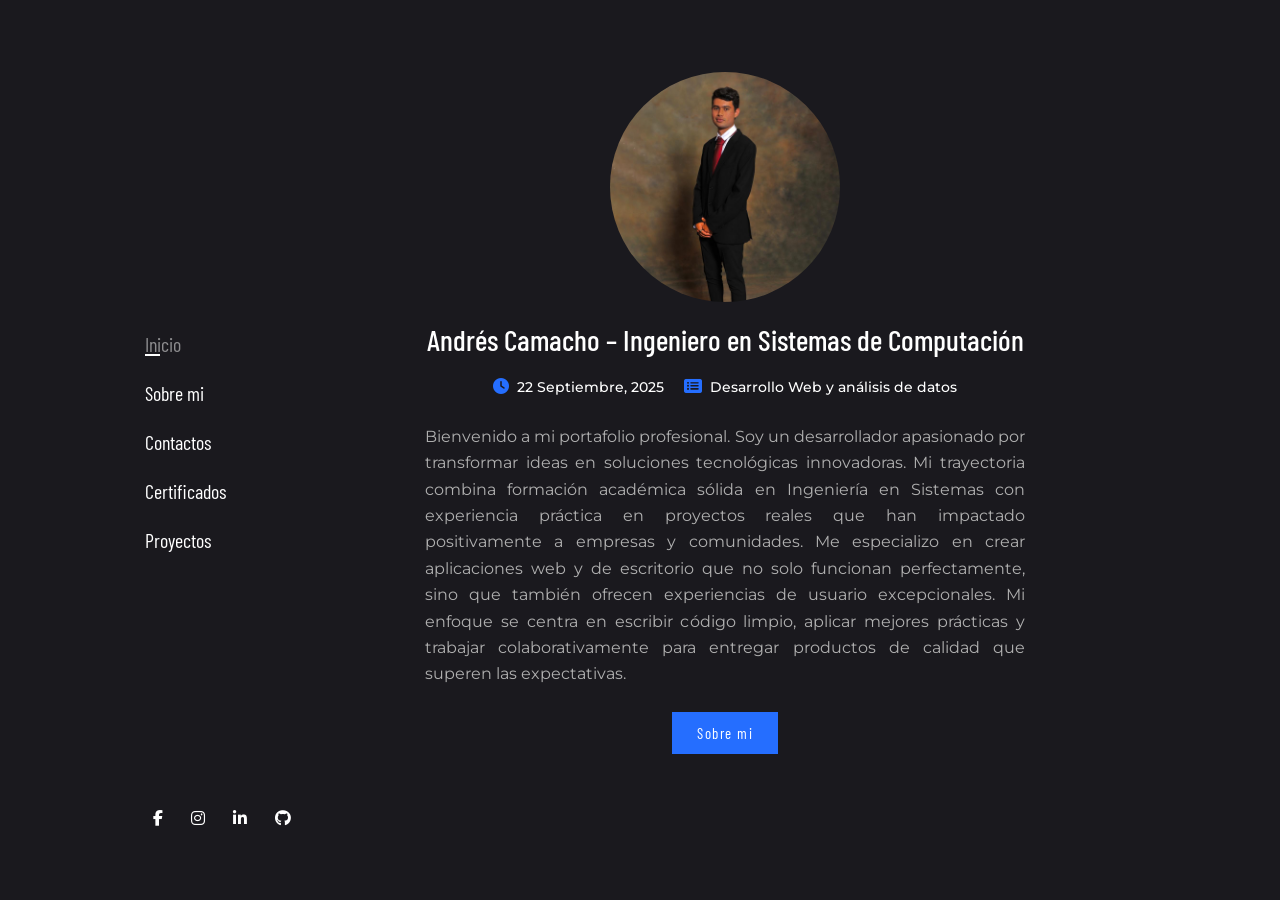
<file: index.html>
<!DOCTYPE html>
<!-- saved from url=(0024)https://localhost:44375/ -->
<html class=" js flexbox flexboxlegacy canvas canvastext webgl no-touch geolocation postmessage no-websqldatabase indexeddb hashchange history draganddrop websockets rgba hsla multiplebgs backgroundsize borderimage borderradius boxshadow textshadow opacity cssanimations csscolumns cssgradients cssreflections csstransforms csstransforms3d csstransitions fontface generatedcontent video audio localstorage sessionstorage webworkers no-applicationcache svg inlinesvg smil svgclippaths"><head><meta http-equiv="Content-Type" content="text/html; charset=UTF-8">
    
    <meta name="viewport" content="width=device-width, initial-scale=1.0">
    <meta http-equiv="Cache-Control" content="no-cache, no-store, must-revalidate, max-age=0">
    <meta http-equiv="Pragma" content="no-cache">
    <meta http-equiv="Expires" content="0">
    <meta http-equiv="Last-Modified" content="Wed, 22 Sep 2025 20:30:00 GMT">
    <title>Perfil de Andrés Camacho</title>
    <link rel="icon" href="./favicon.svg" type="image/svg+xml">
    <link rel="shortcut icon" href="./favicon.svg" type="image/svg+xml">
    <!--<link href="./Index_files/bootstrap.css" rel="stylesheet">
    <link href="./Index_files/site.css" rel="stylesheet">-->

    <script src="./Index_files/modernizr-2.8.3.js.descarga"></script>

</head>
<body class="loaded">
   
    <div class="container body-content">

    <title>Perfil de Andrés Camacho</title>

    <meta name="viewport" content="width=device-width, initial-scale=1">
    <meta name="theme-name" content="galaxy">

    <!-- Bootstrap -->
    <link href="./Index_files/bootstrap.min.css" rel="stylesheet">
    <!--<link href="./Index_files/all.css" rel="stylesheet">-->
    <link href="./Index_files/site(1).css?v=20240922" rel="stylesheet">
    <link href="./Index_files/custom.css" rel="stylesheet">
        
     <!-- Font Awesome desde CDN -->
     <link rel="stylesheet" href="https://cdnjs.cloudflare.com/ajax/libs/font-awesome/6.4.0/css/all.min.css">

    <!--<link rel="shortcut icon" href="https://localhost:44375/images/favicon.png" type="image/x-icon">
    <link rel="stylesheet" href="./Index_files/all.min.css"> -->
        



    <section class="d-flex">
        <aside>
            <div class="sidenav position-sticky d-flex flex-column justify-content-between">
                <br>
                <div class="navbar navbar-dark my-4 p-0 font-primary">
                    <ul class="navbar-nav w-100">
                        <li class="nav-item active">
                            <a class="nav-link text-white px-0" href="index.html">Inicio</a>
                        </li>

                        <li class="nav-item ">
                            <a class="nav-link text-white px-0 " href="about.html">Sobre mi</a>
                        </li>
                        <li class="nav-item ">
                            <a class="nav-link text-white px-0" href="contact.html">Contactos</a>
                        </li>
                        <li class="nav-item ">
                            <a class="nav-link text-white px-0" href="Titulos.html">Certificados</a>
                        </li>
                        <li class="nav-item ">
                            <a class="nav-link text-white px-0" href="proyectos.html">Proyectos</a>
                        </li>

                    </ul>
                </div>

                <ul class="list-inline nml-2">
                    <li class="list-inline-item">
                        <a href="https://www.facebook.com/profile.php?id=100010763672900&locale=es_LA" class="text-white text-blue-onHover p-2">
                            <span class="fab fa-facebook-f"></span>
                        </a>
                    </li>
                    <li class="list-inline-item">
                        <a href="https://www.instagram.com/acamacho_07" class="text-white text-blue-onHover p-2">
                            <span class="fab fa-instagram"></span>
                        </a>
                    </li>
                    <li class="list-inline-item">
                        <a href="https://www.linkedin.com/in/andrés-camacho-sánchez-672b7b286" class="text-white text-blue-onHover p-2">
                            <span class="fab fa-linkedin-in"></span>
                        </a>
                    </li>
                    <li class="list-inline-item">
                        <a href="https://github.com/Acamacho20027" class="text-white text-blue-onHover p-2">
                            <span class="fab fa-github"></span>
                        </a>
                    </li>
                </ul>
            </div>
        </aside>

        <div class="main-content">
            <div class="container pt-4 mt-5">
                <div class="row justify-content-between">
                    <div>
                        <div class="card post-item bg-transparent border-0 mb-5">
                            <a>
                                <img class="perfil-circular" src="./Index_files/perfil.jpg?v=20240922" alt="">
                            </a>
                            <div class="card-body px-0">
                                <h2 class="card-title">
                                    <a class="text-white opacity-75-onHover">Andrés Camacho – Ingeniero en Sistemas de Computación</a>
                                </h2>
                                <ul class="post-meta mt-3">
                                    <li class="d-inline-block mr-3">
                                        <span class="fas fa-clock text-primary"></span>
                                        <a class="ml-1">22 Septiembre, 2025</a>
                                    </li>
                                    <li class="d-inline-block">
                                        <span class="fas fa-list-alt text-primary"></span>
                                        <a class="ml-1">Desarrollo Web y análisis de datos</a>
                                    </li>
                                </ul>
                                <p class="card-text my-4" style="text-align: justify;">
                                    Bienvenido a mi portafolio profesional. Soy un desarrollador apasionado por transformar ideas en soluciones tecnológicas innovadoras. 
                                    Mi trayectoria combina formación académica sólida en Ingeniería en Sistemas con experiencia práctica en proyectos reales que han 
                                    impactado positivamente a empresas y comunidades. Me especializo en crear aplicaciones web y de escritorio que no solo funcionan 
                                    perfectamente, sino que también ofrecen experiencias de usuario excepcionales. Mi enfoque se centra en escribir código limpio, 
                                    aplicar mejores prácticas y trabajar colaborativamente para entregar productos de calidad que superen las expectativas.
                                </p>
                                <a href="about.html" class="btn btn-primary">Sobre mi</a>
                            </div>
                        </div>
                    </div>
                </div>
            </div>
        </div>
    </section>

    <script>
        // Forzar recarga sin caché
        if (window.location.search.indexOf('reload=') === -1) {
            window.location.search += '&reload=' + new Date().getTime();
        }
        
        document.addEventListener("DOMContentLoaded", function () {
            document.body.classList.add("loaded");
        });
    </script>


    </div>

    <script src="./Index_files/jquery-3.4.1.js.descarga"></script>

    <script src="./Index_files/bootstrap.js.descarga"></script>

    


</body></html>
</file>
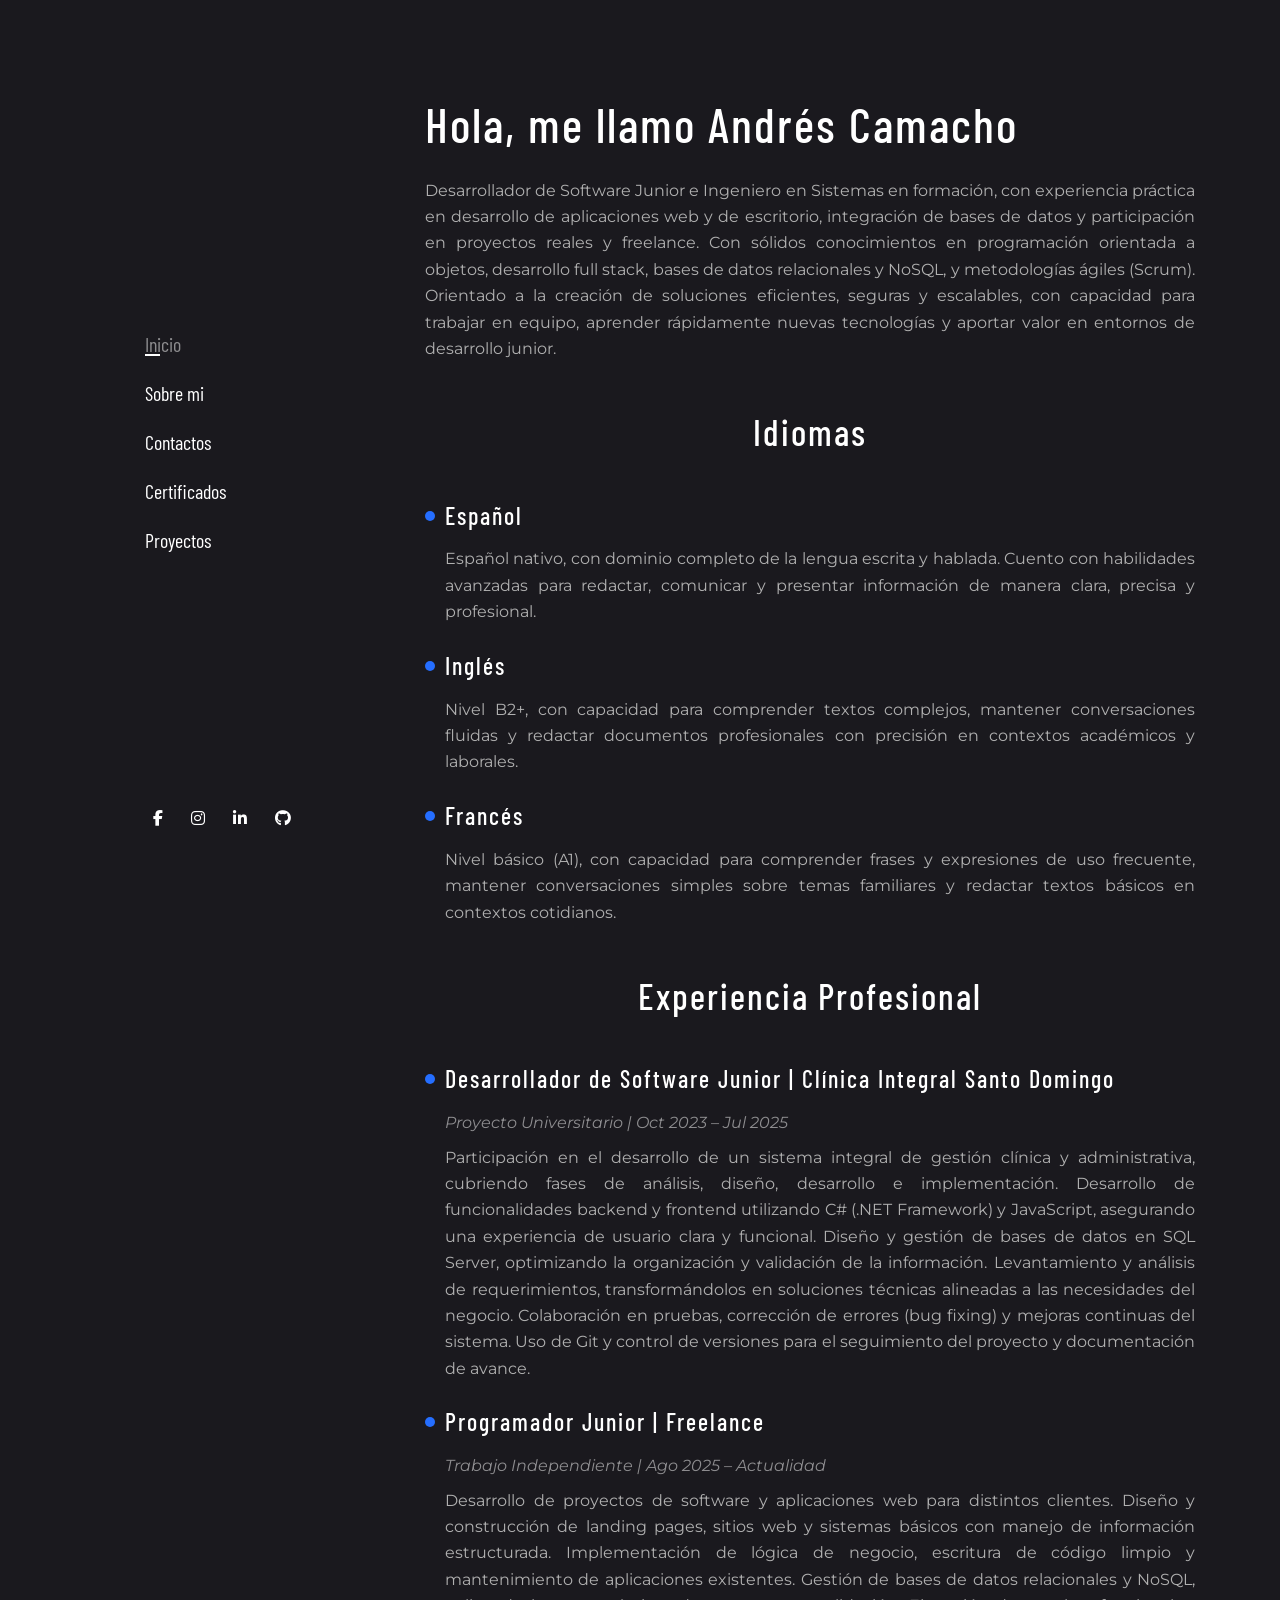
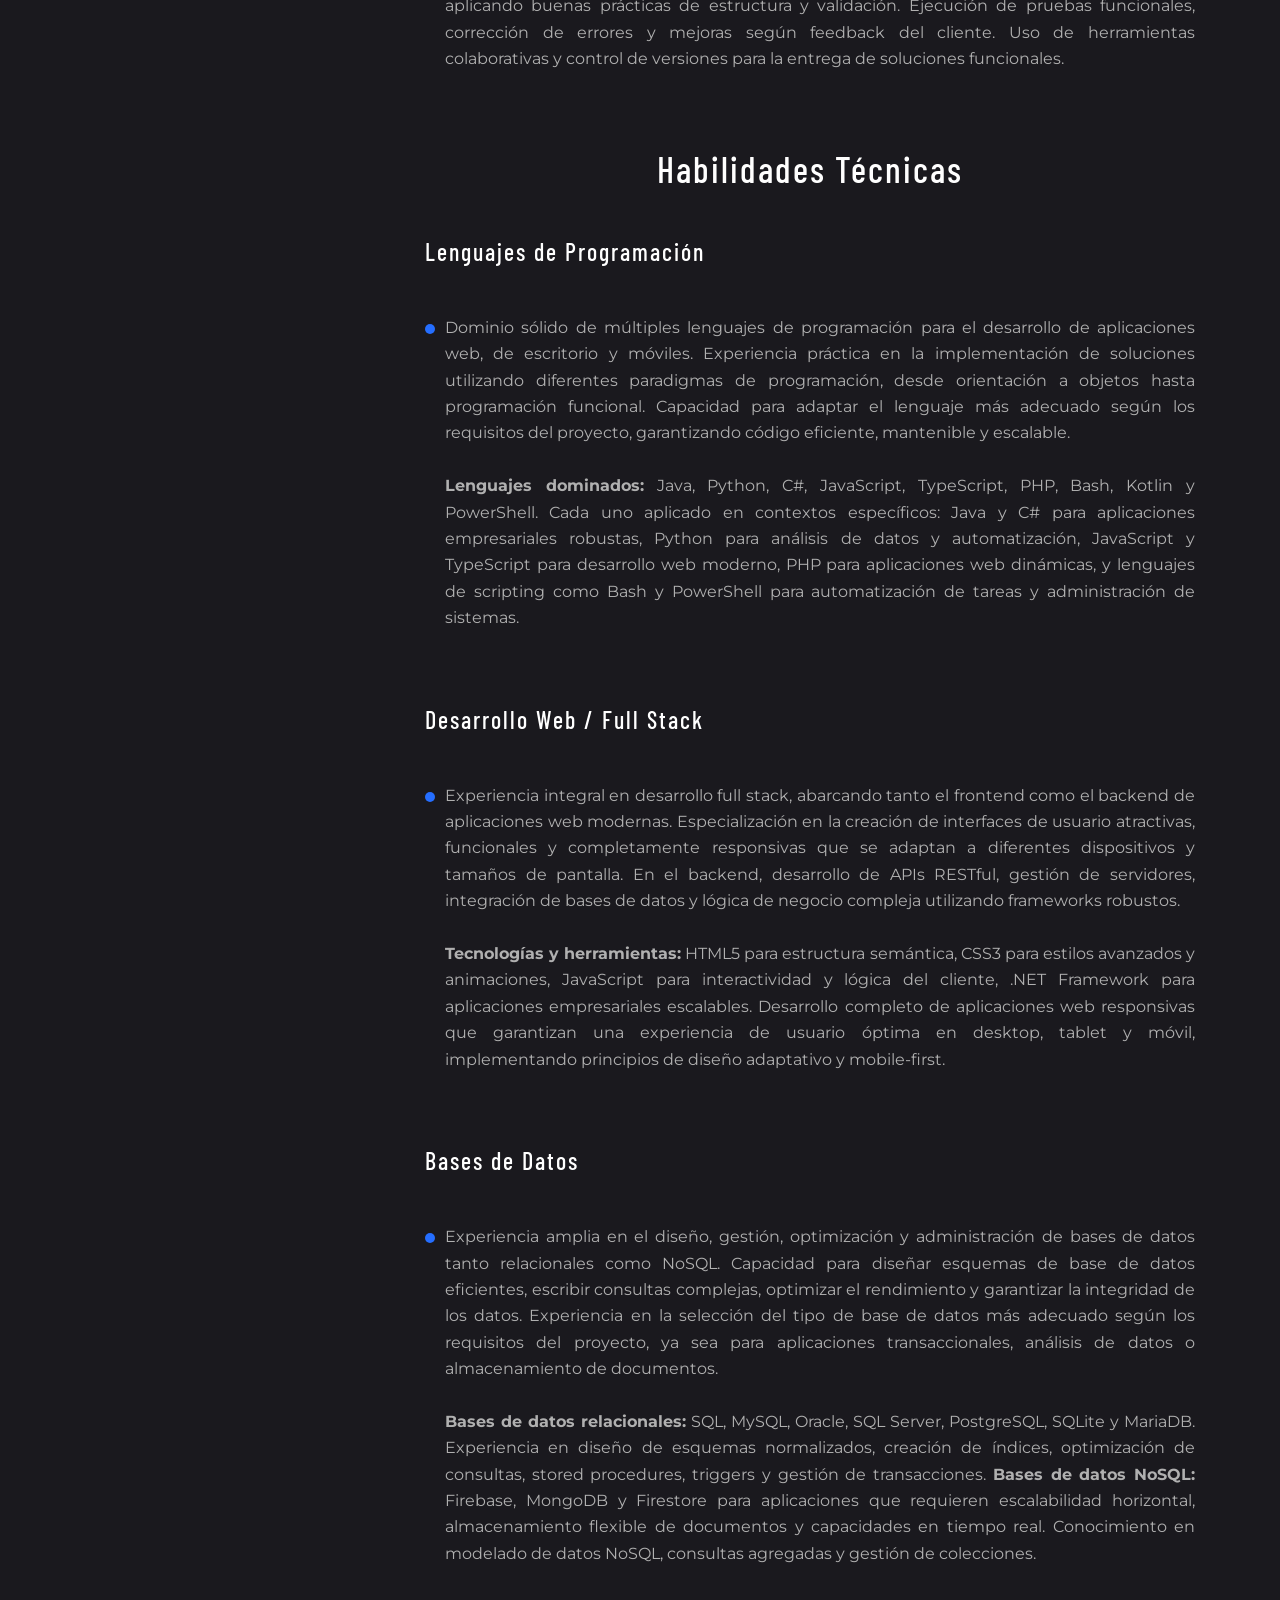
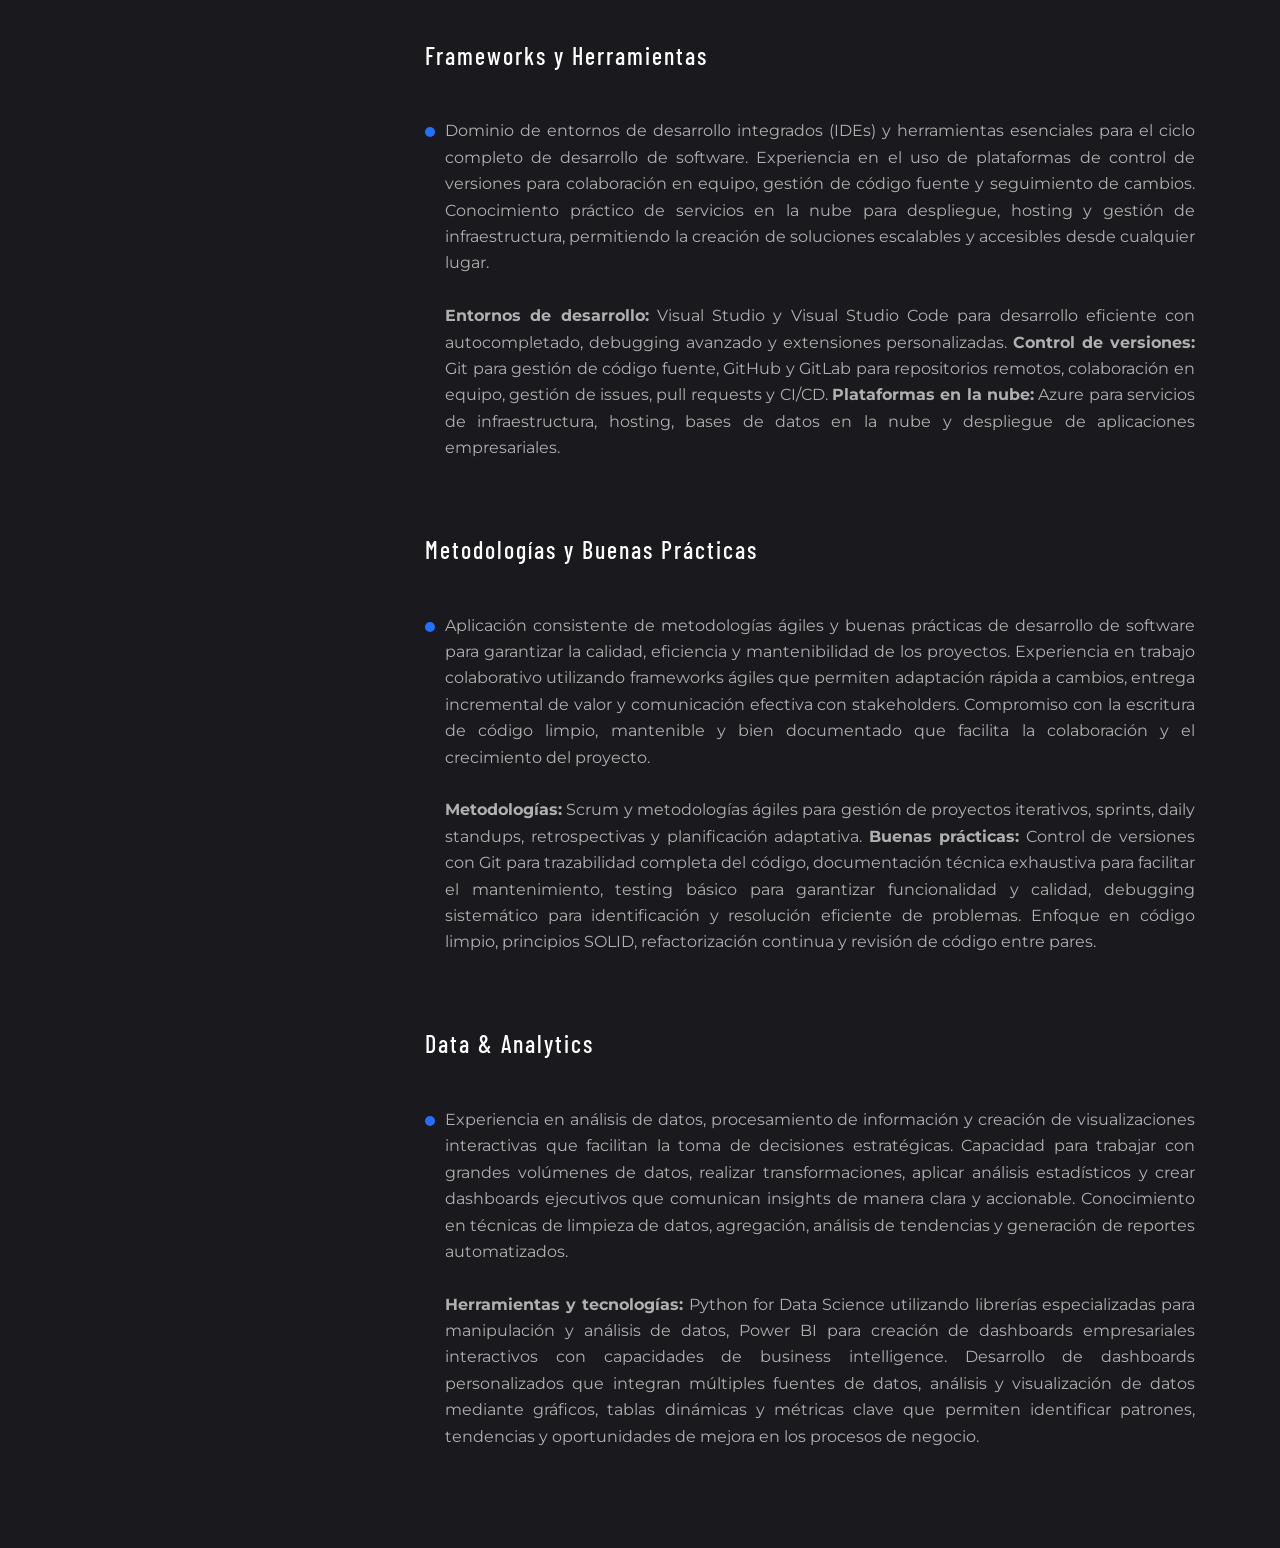
<file: about.html>
<!DOCTYPE html>
<!-- saved from url=(0034)https://localhost:44375/Home/about -->
<html class=" js flexbox flexboxlegacy canvas canvastext webgl no-touch geolocation postmessage no-websqldatabase indexeddb hashchange history draganddrop websockets rgba hsla multiplebgs backgroundsize borderimage borderradius boxshadow textshadow opacity cssanimations csscolumns cssgradients cssreflections csstransforms csstransforms3d csstransitions fontface generatedcontent video audio localstorage sessionstorage webworkers no-applicationcache svg inlinesvg smil svgclippaths"><head><meta http-equiv="Content-Type" content="text/html; charset=UTF-8">
    
    <meta name="viewport" content="width=device-width, initial-scale=1.0">
    <title>Perfil de Andrés Camacho</title>
    <link rel="icon" href="./favicon.svg" type="image/svg+xml">
    <link rel="shortcut icon" href="./favicon.svg" type="image/svg+xml">
    <!--<link href="./About_files/bootstrap.css" rel="stylesheet">
    <link href="./About_files/site.css" rel="stylesheet">-->

    <script src="./About_files/modernizr-2.8.3.js.descarga"></script>

</head>
<body class="loaded">
   
    <div class="container body-content">

    <title>Perfil de Andrés Camacho</title>

    <meta name="viewport" content="width=device-width, initial-scale=1">
    <meta name="theme-name" content="galaxy">

    <!-- Bootstrap -->
    <link href="./About_files/bootstrap.min.css" rel="stylesheet">
    <!-- <link href="./About_files/all.css" rel="stylesheet">-->
    <link href="./About_files/site(1).css" rel="stylesheet">

     <!-- Font Awesome desde CDN -->
     <link rel="stylesheet" href="https://cdnjs.cloudflare.com/ajax/libs/font-awesome/6.4.0/css/all.min.css">

     <!--<link rel="shortcut icon" href="https://localhost:44375/Home/images/favicon.png" type="image/x-icon">
    <link rel="icon" href="https://localhost:44375/Home/images/favicon.png" type="image/x-icon">
    <link rel="stylesheet" href="./About_files/all.min.css">-->
    
    <link href="./About_files/SobreMi.css" rel="stylesheet">

    <section class="d-flex">
        <aside>
            <div class="sidenav position-sticky d-flex flex-column justify-content-between">
                <br>
                <div class="navbar navbar-dark my-4 p-0 font-primary">
                    <ul class="navbar-nav w-100">
                        <li class="nav-item active">
                            <a class="nav-link text-white px-0"  href="index.html">Inicio</a>
                        </li>

                        <li class="nav-item ">
                            <a class="nav-link text-white px-0 " href="about.html">Sobre mi</a>
                        </li>
                        <li class="nav-item ">
                            <a class="nav-link text-white px-0" href="contact.html">Contactos</a>
                        </li>

                        <li class="nav-item ">
                            <a class="nav-link text-white px-0"  href="Titulos.html">Certificados</a>
                        </li>
                        <li class="nav-item ">
                            <a class="nav-link text-white px-0" href="proyectos.html">Proyectos</a>
                        </li>
                    </ul>
                </div>

                <ul class="list-inline nml-2">
                    <li class="list-inline-item">
                        <a href="https://www.facebook.com/profile.php?id=100010763672900&locale=es_LA" class="text-white text-blue-onHover p-2">
                            <span class="fab fa-facebook-f"></span>
                        </a>
                    </li>
                    <li class="list-inline-item">
                        <a href="https://www.instagram.com/acamacho_07" class="text-white text-blue-onHover p-2">
                            <span class="fab fa-instagram"></span>
                        </a>
                    </li>
                    <li class="list-inline-item">
                        <a href="https://www.linkedin.com/in/andrés-camacho-sánchez-672b7b286" class="text-white text-blue-onHover p-2">
                            <span class="fab fa-linkedin-in"></span>
                        </a>
                    </li>
                    <li class="list-inline-item">
                        <a href="https://github.com/Acamacho20027" class="text-white text-blue-onHover p-2">
                            <span class="fab fa-github"></span>
                        </a>
                    </li>
                </ul>
            </div>
        </aside>

        <div class="main-content">
            <div class="container py-4 my-5">
                <div class="row">
                    <div>

                        <h1 class="text-white add-letter-space my-4" style="text-align: justify;">Hola, me llamo Andrés Camacho</h1>
                        <p style="text-align: justify;">
                            Desarrollador de Software Junior e Ingeniero en Sistemas en formación, con experiencia práctica en desarrollo
                            de aplicaciones web y de escritorio, integración de bases de datos y participación en proyectos reales y freelance. Con sólidos
                            conocimientos en programación orientada a objetos, desarrollo full stack, bases de datos relacionales y NoSQL, y metodologías ágiles
                            (Scrum). Orientado a la creación de soluciones eficientes, seguras y escalables, con capacidad para trabajar en equipo, aprender
                            rápidamente nuevas tecnologías y aportar valor en entornos de desarrollo junior.
                        </p>


                        
                        <h2 class="text-white add-letter-space my-5" style="text-align: center;">Idiomas</h2>
                        <ul class="list-unstyled">
                            <li class="bullet-list-item">
                                <h3 class="text-white mb-3 add-letter-space">Español</h3>
                                <p style="text-align: justify;">
                                    Español nativo, con dominio completo de la lengua escrita y hablada. Cuento con habilidades avanzadas para redactar,
                                    comunicar y presentar información de manera clara, precisa y profesional.
                                </p>
                            </li>
                        </ul> <br>

                        <ul class="list-unstyled">
                            <li class="bullet-list-item">
                                <h3 class="text-white mb-3 add-letter-space">Inglés</h3>
                                <p style="text-align: justify;">
                                    Nivel B2+, con capacidad para comprender textos complejos, mantener conversaciones fluidas
                                    y redactar documentos profesionales con precisión en contextos académicos y laborales.
                                </p>
                            </li>
                        </ul> <br>

                        <ul class="list-unstyled">
                            <li class="bullet-list-item">
                                <h3 class="text-white mb-3 add-letter-space">Francés</h3>
                                <p style="text-align: justify;">
                                    Nivel básico (A1), con capacidad para comprender frases y expresiones de uso frecuente, mantener conversaciones simples
                                    sobre temas familiares y redactar textos básicos en contextos cotidianos.
                                </p>
                            </li>
                        </ul>

                        
                        <h2 class="text-white add-letter-space my-5" style="text-align: center;">Experiencia Profesional</h2>
                        <ul class="list-unstyled">
                            <li class="bullet-list-item">
                                <h3 class="text-white mb-3 add-letter-space">Desarrollador de Software Junior | Clínica Integral Santo Domingo</h3>
                                <p class="text-white-50 mb-2"><em>Proyecto Universitario | Oct 2023 – Jul 2025</em></p>
                                <p style="text-align: justify;">
                                    Participación en el desarrollo de un sistema integral de gestión clínica y administrativa, cubriendo fases de análisis, diseño,
                                    desarrollo e implementación. Desarrollo de funcionalidades backend y frontend utilizando C# (.NET Framework) y JavaScript, asegurando una experiencia de
                                    usuario clara y funcional. Diseño y gestión de bases de datos en SQL Server, optimizando la organización y validación de la información.
                                    Levantamiento y análisis de requerimientos, transformándolos en soluciones técnicas alineadas a las necesidades del negocio.
                                    Colaboración en pruebas, corrección de errores (bug fixing) y mejoras continuas del sistema.
                                    Uso de Git y control de versiones para el seguimiento del proyecto y documentación de avance.
                                </p>
                            </li>
                        </ul> <br>

                        <ul class="list-unstyled">
                            <li class="bullet-list-item">
                                <h3 class="text-white mb-3 add-letter-space">Programador Junior | Freelance</h3>
                                <p class="text-white-50 mb-2"><em>Trabajo Independiente | Ago 2025 – Actualidad</em></p>
                                <p style="text-align: justify;">
                                    Desarrollo de proyectos de software y aplicaciones web para distintos clientes.
                                    Diseño y construcción de landing pages, sitios web y sistemas básicos con manejo de información estructurada.
                                    Implementación de lógica de negocio, escritura de código limpio y mantenimiento de aplicaciones existentes.
                                    Gestión de bases de datos relacionales y NoSQL, aplicando buenas prácticas de estructura y validación.
                                    Ejecución de pruebas funcionales, corrección de errores y mejoras según feedback del cliente.
                                    Uso de herramientas colaborativas y control de versiones para la entrega de soluciones funcionales.
                                </p>
                            </li>
                        </ul> <br>


                        
                        <h2 class="text-white add-letter-space my-5" style="text-align: center;">Habilidades Técnicas</h2>

                        <h3 class="text-white add-letter-space my-5">Lenguajes de Programación</h3>
                        <ul class="list-unstyled">
                            <li class="bullet-list-item">
                                <p style="text-align: justify;">
                                    Dominio sólido de múltiples lenguajes de programación para el desarrollo de aplicaciones web, de escritorio y móviles. 
                                    Experiencia práctica en la implementación de soluciones utilizando diferentes paradigmas de programación, desde orientación a objetos 
                                    hasta programación funcional. Capacidad para adaptar el lenguaje más adecuado según los requisitos del proyecto, garantizando 
                                    código eficiente, mantenible y escalable.
                                </p> <br>
                                <p style="text-align: justify;">
                                    <strong>Lenguajes dominados:</strong> Java, Python, C#, JavaScript, TypeScript, PHP, Bash, Kotlin y PowerShell. 
                                    Cada uno aplicado en contextos específicos: Java y C# para aplicaciones empresariales robustas, Python para análisis de datos 
                                    y automatización, JavaScript y TypeScript para desarrollo web moderno, PHP para aplicaciones web dinámicas, y lenguajes de scripting 
                                    como Bash y PowerShell para automatización de tareas y administración de sistemas.
                                </p>
                            </li>
                        </ul>
                        <br>

                        <h3 class="text-white add-letter-space my-5">Desarrollo Web / Full Stack</h3>
                        <ul class="list-unstyled">
                            <li class="bullet-list-item">
                                <p style="text-align: justify;">
                                    Experiencia integral en desarrollo full stack, abarcando tanto el frontend como el backend de aplicaciones web modernas. 
                                    Especialización en la creación de interfaces de usuario atractivas, funcionales y completamente responsivas que se adaptan 
                                    a diferentes dispositivos y tamaños de pantalla. En el backend, desarrollo de APIs RESTful, gestión de servidores, integración 
                                    de bases de datos y lógica de negocio compleja utilizando frameworks robustos.
                                </p> <br>
                                <p style="text-align: justify;">
                                    <strong>Tecnologías y herramientas:</strong> HTML5 para estructura semántica, CSS3 para estilos avanzados y animaciones, 
                                    JavaScript para interactividad y lógica del cliente, .NET Framework para aplicaciones empresariales escalables. Desarrollo 
                                    completo de aplicaciones web responsivas que garantizan una experiencia de usuario óptima en desktop, tablet y móvil, 
                                    implementando principios de diseño adaptativo y mobile-first.
                                </p>
                            </li>
                        </ul>
                        <br>

                        <h3 class="text-white add-letter-space my-5">Bases de Datos</h3>
                        <ul class="list-unstyled">
                            <li class="bullet-list-item">
                                <p style="text-align: justify;">
                                    Experiencia amplia en el diseño, gestión, optimización y administración de bases de datos tanto relacionales como NoSQL. 
                                    Capacidad para diseñar esquemas de base de datos eficientes, escribir consultas complejas, optimizar el rendimiento y garantizar 
                                    la integridad de los datos. Experiencia en la selección del tipo de base de datos más adecuado según los requisitos del proyecto, 
                                    ya sea para aplicaciones transaccionales, análisis de datos o almacenamiento de documentos.
                                </p> <br>
                                <p style="text-align: justify;">
                                    <strong>Bases de datos relacionales:</strong> SQL, MySQL, Oracle, SQL Server, PostgreSQL, SQLite y MariaDB. Experiencia en 
                                    diseño de esquemas normalizados, creación de índices, optimización de consultas, stored procedures, triggers y gestión de 
                                    transacciones. <strong>Bases de datos NoSQL:</strong> Firebase, MongoDB y Firestore para aplicaciones que requieren escalabilidad 
                                    horizontal, almacenamiento flexible de documentos y capacidades en tiempo real. Conocimiento en modelado de datos NoSQL, 
                                    consultas agregadas y gestión de colecciones.
                                </p>
                            </li>
                        </ul>
                        <br>

                        <h3 class="text-white add-letter-space my-5">Frameworks y Herramientas</h3>
                        <ul class="list-unstyled">
                            <li class="bullet-list-item">
                                <p style="text-align: justify;">
                                    Dominio de entornos de desarrollo integrados (IDEs) y herramientas esenciales para el ciclo completo de desarrollo de software. 
                                    Experiencia en el uso de plataformas de control de versiones para colaboración en equipo, gestión de código fuente y seguimiento 
                                    de cambios. Conocimiento práctico de servicios en la nube para despliegue, hosting y gestión de infraestructura, permitiendo 
                                    la creación de soluciones escalables y accesibles desde cualquier lugar.
                                </p> <br>
                                <p style="text-align: justify;">
                                    <strong>Entornos de desarrollo:</strong> Visual Studio y Visual Studio Code para desarrollo eficiente con autocompletado, 
                                    debugging avanzado y extensiones personalizadas. <strong>Control de versiones:</strong> Git para gestión de código fuente, 
                                    GitHub y GitLab para repositorios remotos, colaboración en equipo, gestión de issues, pull requests y CI/CD. 
                                    <strong>Plataformas en la nube:</strong> Azure para servicios de infraestructura, hosting, bases de datos en la nube y 
                                    despliegue de aplicaciones empresariales.
                                </p>
                            </li>
                        </ul>
                        <br>

                        <h3 class="text-white add-letter-space my-5">Metodologías y Buenas Prácticas</h3>
                        <ul class="list-unstyled">
                            <li class="bullet-list-item">
                                <p style="text-align: justify;">
                                    Aplicación consistente de metodologías ágiles y buenas prácticas de desarrollo de software para garantizar la calidad, 
                                    eficiencia y mantenibilidad de los proyectos. Experiencia en trabajo colaborativo utilizando frameworks ágiles que permiten 
                                    adaptación rápida a cambios, entrega incremental de valor y comunicación efectiva con stakeholders. Compromiso con la 
                                    escritura de código limpio, mantenible y bien documentado que facilita la colaboración y el crecimiento del proyecto.
                                </p> <br>
                                <p style="text-align: justify;">
                                    <strong>Metodologías:</strong> Scrum y metodologías ágiles para gestión de proyectos iterativos, sprints, daily standups, 
                                    retrospectivas y planificación adaptativa. <strong>Buenas prácticas:</strong> Control de versiones con Git para trazabilidad 
                                    completa del código, documentación técnica exhaustiva para facilitar el mantenimiento, testing básico para garantizar 
                                    funcionalidad y calidad, debugging sistemático para identificación y resolución eficiente de problemas. Enfoque en código 
                                    limpio, principios SOLID, refactorización continua y revisión de código entre pares.
                                </p>
                            </li>
                        </ul>
                        <br>

                        <h3 class="text-white add-letter-space my-5">Data & Analytics</h3>
                        <ul class="list-unstyled">
                            <li class="bullet-list-item">
                                <p style="text-align: justify;">
                                    Experiencia en análisis de datos, procesamiento de información y creación de visualizaciones interactivas que facilitan 
                                    la toma de decisiones estratégicas. Capacidad para trabajar con grandes volúmenes de datos, realizar transformaciones, 
                                    aplicar análisis estadísticos y crear dashboards ejecutivos que comunican insights de manera clara y accionable. 
                                    Conocimiento en técnicas de limpieza de datos, agregación, análisis de tendencias y generación de reportes automatizados.
                                </p> <br>
                                <p style="text-align: justify;">
                                    <strong>Herramientas y tecnologías:</strong> Python for Data Science utilizando librerías especializadas para manipulación 
                                    y análisis de datos, Power BI para creación de dashboards empresariales interactivos con capacidades de business intelligence. 
                                    Desarrollo de dashboards personalizados que integran múltiples fuentes de datos, análisis y visualización de datos mediante 
                                    gráficos, tablas dinámicas y métricas clave que permiten identificar patrones, tendencias y oportunidades de mejora en los 
                                    procesos de negocio.
                                </p>
                            </li>
                        </ul>
                        <br>

                    </div>
                </div>
            </div>
        </div>
    </section>


    <!-- Botón para ir arriba -->
    <button id="btnUp" title="Ir arriba">
        <i class="fas fa-rocket"></i>
    </button>

    <script>
        document.addEventListener("DOMContentLoaded", function () {

            document.body.classList.add("loaded");
        });

        const btnUp = document.getElementById("btnUp");

        window.onscroll = function () {
            if (document.body.scrollTop > 200 || document.documentElement.scrollTop > 200) {
                btnUp.style.display = "block";
            } else {
                btnUp.style.display = "none";
            }
        };

        // Al hacer click, llevar hacia arriba
        btnUp.addEventListener("click", function () {
            window.scrollTo({
                top: 0,
                behavior: "smooth"
            });
        });
    </script>



    </div>

    <script src="./About_files/jquery-3.4.1.js.descarga"></script>

    <script src="./About_files/bootstrap.js.descarga"></script>

    


</body></html>
</file>
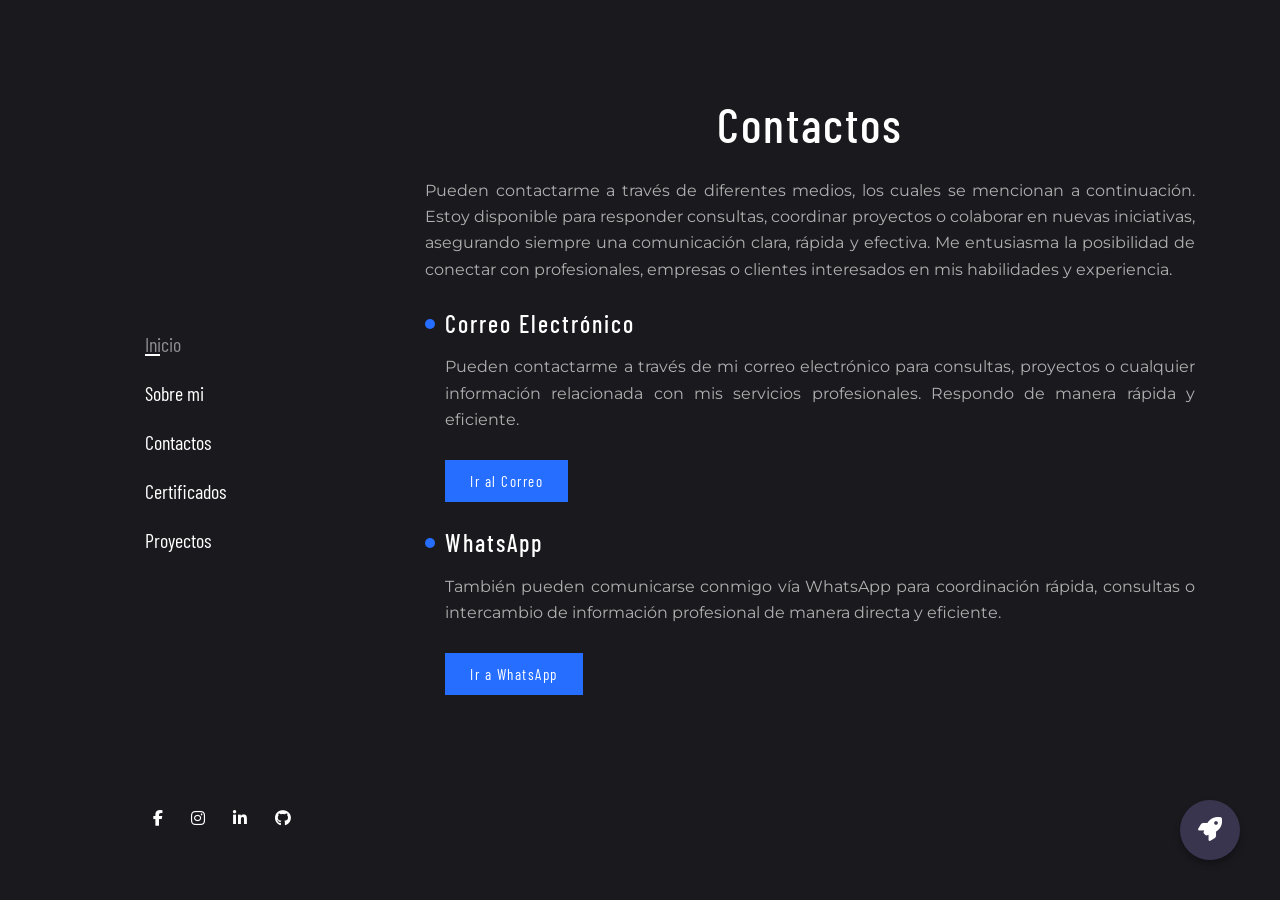
<file: contact.html>
<!DOCTYPE html>
<!-- saved from url=(0036)https://localhost:44375/Home/contact -->
<html class="js flexbox flexboxlegacy canvas canvastext webgl no-touch geolocation postmessage no-websqldatabase indexeddb hashchange history draganddrop websockets rgba hsla multiplebgs backgroundsize borderimage borderradius boxshadow textshadow opacity cssanimations csscolumns cssgradients cssreflections csstransforms csstransforms3d csstransitions fontface generatedcontent video audio localstorage sessionstorage webworkers no-applicationcache svg inlinesvg smil svgclippaths"><head><meta http-equiv="Content-Type" content="text/html; charset=UTF-8">
    
    <meta name="viewport" content="width=device-width, initial-scale=1.0">
    <title>Perfil de Andrés Camacho</title>
    <link rel="icon" href="./favicon.svg" type="image/svg+xml">
    <link rel="shortcut icon" href="./favicon.svg" type="image/svg+xml">
     <!--<link href="./Contact_files/bootstrap.css" rel="stylesheet">
    <link href="./Contact_files/site.css" rel="stylesheet">-->

    <script src="./Contact_files/modernizr-2.8.3.js.descarga"></script>

</head>
<body class="loaded">
   
    <div class="container body-content">

   <title>Perfil de Andrés Camacho</title>

    <meta name="viewport" content="width=device-width, initial-scale=1">
    <meta name="theme-name" content="galaxy">

    <!-- Bootstrap -->
    <link href="./Contact_files/bootstrap.min.css" rel="stylesheet">
    <!--<link href="./Contact_files/all.css" rel="stylesheet">--> 
    <link href="./Contact_files/site(1).css" rel="stylesheet">

     <!-- Font Awesome desde CDN -->
     <link rel="stylesheet" href="https://cdnjs.cloudflare.com/ajax/libs/font-awesome/6.4.0/css/all.min.css">
        
    <!--<link rel="shortcut icon" href="https://localhost:44375/Home/images/favicon.png" type="image/x-icon">
    <link rel="icon" href="https://localhost:44375/Home/images/favicon.png" type="image/x-icon">
    <link rel="stylesheet" href="./Contact_files/all.min.css">-->

    <link href="./Contact_files/SobreMi.css" rel="stylesheet">

    <section class="d-flex">
        <aside>
            <div class="sidenav position-sticky d-flex flex-column justify-content-between">
                <br>
                <div class="navbar navbar-dark my-4 p-0 font-primary">
                    <ul class="navbar-nav w-100">
                        <li class="nav-item active">
                            <a class="nav-link text-white px-0" href="index.html">Inicio</a>
                        </li>

                        <li class="nav-item ">
                            <a class="nav-link text-white px-0 " href="about.html">Sobre mi</a>
                        </li>
                        <li class="nav-item ">
                            <a class="nav-link text-white px-0" href="contact.html">Contactos</a>
                        </li>
                        <li class="nav-item ">
                            <a class="nav-link text-white px-0" href="Titulos.html">Certificados</a>
                        </li>
                        <li class="nav-item ">
                            <a class="nav-link text-white px-0" href="proyectos.html">Proyectos</a>
                        </li>

                    </ul>
                </div>

                <ul class="list-inline nml-2">
                    <li class="list-inline-item">
                        <a href="https://www.facebook.com/profile.php?id=100010763672900&locale=es_LA" class="text-white text-blue-onHover p-2">
                            <span class="fab fa-facebook-f"></span>
                        </a>
                    </li>
                    <li class="list-inline-item">
                        <a href="https://www.instagram.com/acamacho_07" class="text-white text-blue-onHover p-2">
                            <span class="fab fa-instagram"></span>
                        </a>
                    </li>
                    <li class="list-inline-item">
                        <a href="https://www.linkedin.com/in/andrés-camacho-sánchez-672b7b286" class="text-white text-blue-onHover p-2">
                            <span class="fab fa-linkedin-in"></span>
                        </a>
                    </li>
                    <li class="list-inline-item">
                        <a href="https://github.com/Acamacho20027" class="text-white text-blue-onHover p-2">
                            <span class="fab fa-github"></span>
                        </a>
                    </li>
                </ul>
            </div>
        </aside>

        <div class="main-content">
            <div class="container py-4 my-5">
                <div class="row">
                    <div>

                        <h1 class="text-white add-letter-space my-4" style="text-align: center;">Contactos</h1>
                        <p style="text-align: justify;">
                            Pueden contactarme a través de diferentes medios, los cuales se mencionan a continuación.
                            Estoy disponible para responder consultas, coordinar proyectos o colaborar en nuevas iniciativas,
                            asegurando siempre una comunicación clara, rápida y efectiva.
                            Me entusiasma la posibilidad de conectar con profesionales, empresas o clientes interesados en mis habilidades y experiencia.
                        </p> <br>

                        <ul class="list-unstyled">
                            <li class="bullet-list-item">
                                <h3 class="text-white mb-3 add-letter-space">Correo Electrónico</h3>
                                <p style="text-align: justify;">
                                    Pueden contactarme a través de mi correo electrónico para consultas, proyectos o cualquier información relacionada con mis servicios profesionales.
                                    Respondo de manera rápida y eficiente.
                                </p>
                                <br>
                                <a href="https://mail.google.com/mail/?view=cm&fs=1&to=andrescamachosanchez70@gmail.com" target="_blank" class="btn btn-primary">Ir al Correo</a>
                            </li>
                        </ul>
                        <br>

                        <ul class="list-unstyled">
                            <li class="bullet-list-item">
                                <h3 class="text-white mb-3 add-letter-space">WhatsApp</h3>
                                <p style="text-align: justify;">
                                    También pueden comunicarse conmigo vía WhatsApp para coordinación rápida, consultas o intercambio de información profesional de manera directa y eficiente.
                                </p>
                                <br>
                                <a href="https://wa.me/50684171935" target="_blank" class="btn btn-primary">Ir a WhatsApp</a>
                            </li>
                        </ul>
                        <br>


                    </div>
                </div>
            </div>
        </div>
    </section>


    <!-- Botón para ir arriba -->
    <button id="btnUp" title="Ir arriba">
        <i class="fas fa-rocket"></i>
    </button>

    <script>
        document.addEventListener("DOMContentLoaded", function () {

            document.body.classList.add("loaded");
        });

        const btnUp = document.getElementById("btnUp");

        window.onscroll = function () {
            if (document.body.scrollTop > 200 || document.documentElement.scrollTop > 200) {
                btnUp.style.display = "block";
            } else {
                btnUp.style.display = "none";
            }
        };

        // Al hacer click, llevar hacia arriba
        btnUp.addEventListener("click", function () {
            window.scrollTo({
                top: 0,
                behavior: "smooth"
            });
        });
    </script>



    </div>

    <script src="./Contact_files/jquery-3.4.1.js.descarga"></script>

    <script src="./Contact_files/bootstrap.js.descarga"></script>

    


</body></html>
</file>
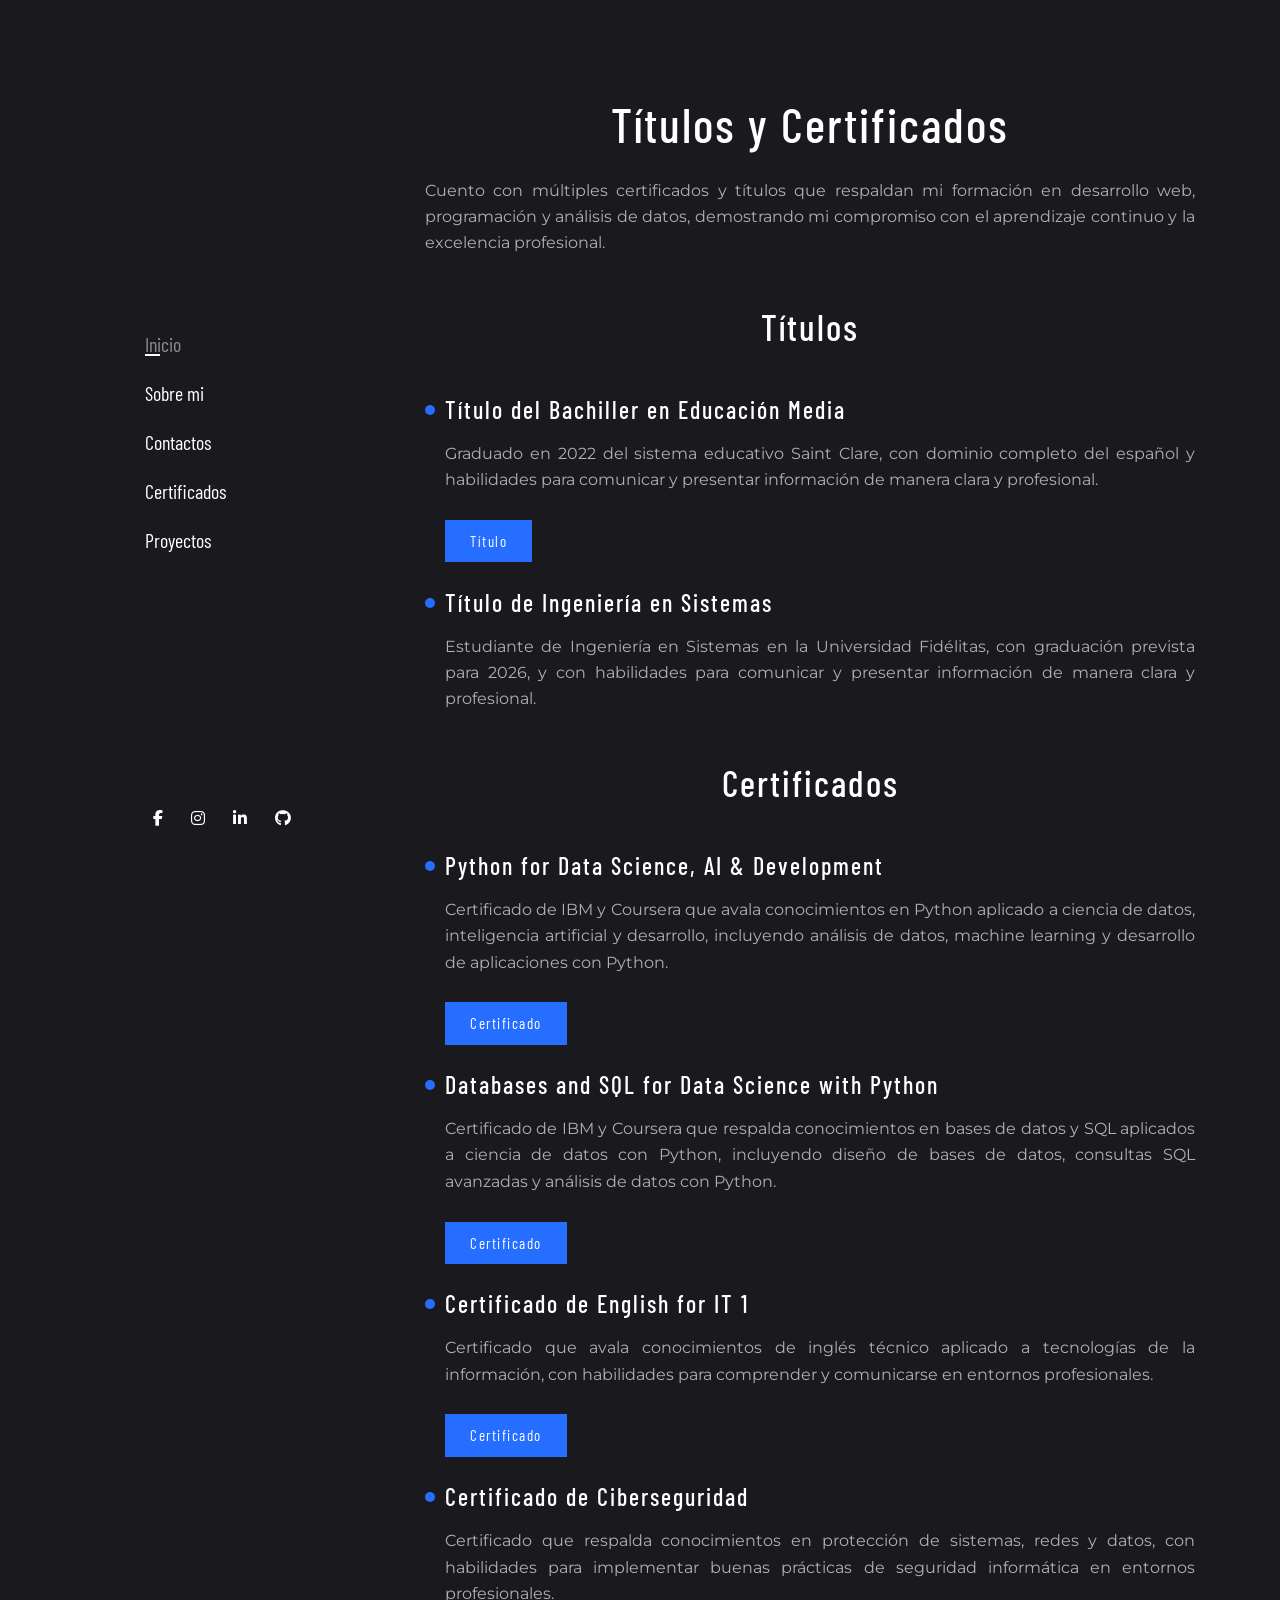
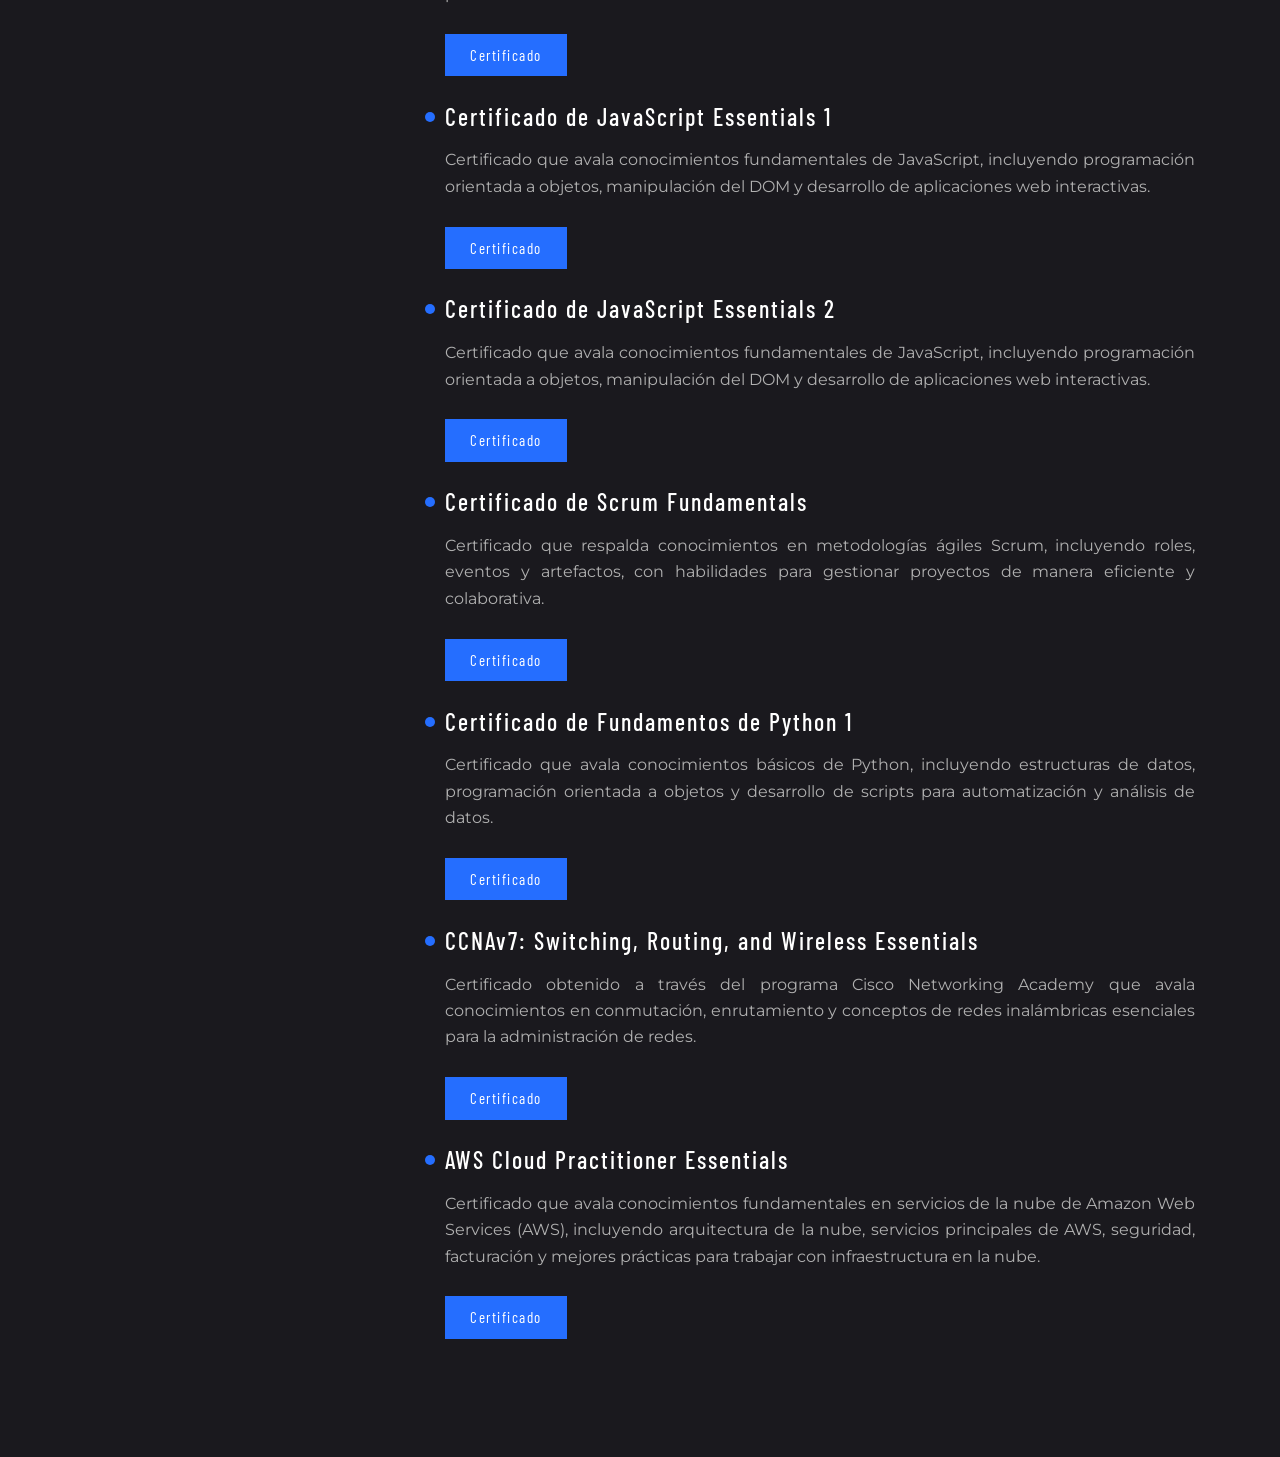
<file: Titulos.html>
<!DOCTYPE html>
<!-- saved from url=(0036)https://localhost:44375/Home/Titulos -->
<html class=" js flexbox flexboxlegacy canvas canvastext webgl no-touch geolocation postmessage no-websqldatabase indexeddb hashchange history draganddrop websockets rgba hsla multiplebgs backgroundsize borderimage borderradius boxshadow textshadow opacity cssanimations csscolumns cssgradients cssreflections csstransforms csstransforms3d csstransitions fontface generatedcontent video audio localstorage sessionstorage webworkers no-applicationcache svg inlinesvg smil svgclippaths"><head><meta http-equiv="Content-Type" content="text/html; charset=UTF-8">
    
    <meta name="viewport" content="width=device-width, initial-scale=1.0">
    <title>Perfil de Andrés Camacho</title>
    <link rel="icon" href="./favicon.svg" type="image/svg+xml">
    <link rel="shortcut icon" href="./favicon.svg" type="image/svg+xml">
    <!--<link href="./Titulos_files/bootstrap.css" rel="stylesheet">
    <link href="./Titulos_files/site.css" rel="stylesheet">-->

    <script src="./Titulos_files/modernizr-2.8.3.js.descarga"></script>

</head>
<body class="loaded">
   
    <div class="container body-content">

    <title>Perfil de Andrés Camacho</title>

    <meta name="viewport" content="width=device-width, initial-scale=1">
    <meta name="theme-name" content="galaxy">

    <!-- Bootstrap -->
    <link href="./Titulos_files/bootstrap.min.css" rel="stylesheet">
    <!--<link href="./Titulos_files/all.css" rel="stylesheet">-->
    <link href="./Titulos_files/site(1).css" rel="stylesheet">

     <!-- Font Awesome desde CDN -->
     <link rel="stylesheet" href="https://cdnjs.cloudflare.com/ajax/libs/font-awesome/6.4.0/css/all.min.css">
        
    <!--<link rel="shortcut icon" href="https://localhost:44375/Home/images/favicon.png" type="image/x-icon">
    <link rel="icon" href="https://localhost:44375/Home/images/favicon.png" type="image/x-icon">
    <link rel="stylesheet" href="./Titulos_files/all.min.css">-->

    <link href="./Titulos_files/SobreMi.css" rel="stylesheet">

    <section class="d-flex">
        <aside>
            <div class="sidenav position-sticky d-flex flex-column justify-content-between">
                <br>
                <div class="navbar navbar-dark my-4 p-0 font-primary">
                    <ul class="navbar-nav w-100">
                        <li class="nav-item active">
                            <a class="nav-link text-white px-0" href="index.html?v=20240922">Inicio</a>
                        </li>

                        <li class="nav-item ">
                            <a class="nav-link text-white px-0 " href="about.html">Sobre mi</a>
                        </li>

                        <li class="nav-item ">
                            <a class="nav-link text-white px-0" href="contact.html">Contactos</a>
                        </li>

                        <li class="nav-item ">
                            <a class="nav-link text-white px-0" href="Titulos.html">Certificados</a>
                        </li>
                        <li class="nav-item ">
                            <a class="nav-link text-white px-0" href="proyectos.html">Proyectos</a>
                        </li>
                    </ul>
                </div>

                <ul class="list-inline nml-2">
                    <li class="list-inline-item">
                        <a href="https://www.facebook.com/profile.php?id=100010763672900&locale=es_LA" class="text-white text-blue-onHover p-2">
                            <span class="fab fa-facebook-f"></span>
                        </a>
                    </li>
                    <li class="list-inline-item">
                        <a href="https://www.instagram.com/acamacho_07" class="text-white text-blue-onHover p-2">
                            <span class="fab fa-instagram"></span>
                        </a>
                    </li>
                    <li class="list-inline-item">
                        <a href="https://www.linkedin.com/in/andrés-camacho-sánchez-672b7b286" class="text-white text-blue-onHover p-2">
                            <span class="fab fa-linkedin-in"></span>
                        </a>
                    </li>
                    <li class="list-inline-item">
                        <a href="https://github.com/Acamacho20027" class="text-white text-blue-onHover p-2">
                            <span class="fab fa-github"></span>
                        </a>
                    </li>
                </ul>
            </div>
        </aside>

        <div class="main-content">
            <div class="container py-4 my-5">
                <div class="row">
                    <div>

                        <h1 class="text-white add-letter-space my-4" style="text-align: center;">Títulos y Certificados</h1>
                        <p style="text-align: justify;">
                            Cuento con múltiples certificados y títulos que respaldan mi formación en desarrollo web, programación y análisis de datos,
                            demostrando mi compromiso con el aprendizaje continuo y la excelencia profesional.
                        </p>


                        
                        <h2 class="text-white add-letter-space my-5" style="text-align: center;">Títulos</h2>
                        <ul class="list-unstyled">
                            <li class="bullet-list-item">
                                <h3 class="text-white mb-3 add-letter-space">Título del Bachiller en Educación Media</h3>
                                <p style="text-align: justify;">
                                    Graduado en 2022 del sistema educativo Saint Clare, con dominio completo del español y habilidades para comunicar y presentar
                                    información de manera clara y profesional.
                                </p><br>

                                <a href="https://localhost:44375/Home/Titulos#" class="btn btn-primary" data-bs-toggle="modal" data-bs-target="#modalTitulo">Título</a>


                                <div class="modal fade" id="modalTitulo" tabindex="-1" aria-labelledby="modalTituloLabel" aria-hidden="true">
                                    <div class="modal-dialog modal-dialog-centered">
                                        <div class="modal-content bg-dark text-white">
                                            <div class="modal-header">
                                                <h5 class="modal-title" id="modalTituloLabel">Título del Bachiller</h5>
                                                <button type="button" class="btn-close btn-close-white" data-bs-dismiss="modal" aria-label="Close"></button>
                                            </div>
                                            <div class="modal-body text-center">
                                                <img src="./Titulos_files/Denominacion1.jpg" alt="Título" style="max-width: 100%; height: auto;">
                                            </div>
                                        </div>
                                    </div>
                                </div>
                            </li>
                        </ul> <br>

                        <ul class="list-unstyled">
                            <li class="bullet-list-item">
                                <h3 class="text-white mb-3 add-letter-space">Título de Ingeniería en Sistemas</h3>
                                <p style="text-align: justify;">
                                    Estudiante de Ingeniería en Sistemas en la Universidad Fidélitas, con graduación prevista para 2026, y con habilidades
                                    para comunicar y presentar información de manera clara y profesional.
                                </p>
                            </li>
                        </ul>

                        
                        <h2 class="text-white add-letter-space my-5" style="text-align: center;">Certificados</h2>

                        <ul class="list-unstyled">
                            <li class="bullet-list-item">
                                <h3 class="text-white mb-3 add-letter-space">Python for Data Science, AI & Development</h3>
                                <p style="text-align: justify;">
                                    Certificado de IBM y Coursera que avala conocimientos en Python aplicado a ciencia de datos, 
                                    inteligencia artificial y desarrollo, incluyendo análisis de datos, machine learning y 
                                    desarrollo de aplicaciones con Python.
                                </p><br>

                                <a href="https://localhost:44375/Home/Titulos#" class="btn btn-primary" data-bs-toggle="modal" data-bs-target="#modalCertificado9">Certificado</a>

                                <div class="modal fade" id="modalCertificado9" tabindex="-1" aria-labelledby="modalCertificado9" aria-hidden="true">
                                    <div class="modal-dialog modal-dialog-centered">
                                        <div class="modal-content bg-dark text-white">
                                            <div class="modal-header">
                                                <h5 class="modal-title" id="modalCertificado9">Python for Data Science, AI & Development</h5>
                                                <button type="button" class="btn-close btn-close-white" data-bs-dismiss="modal" aria-label="Close"></button>
                                            </div>
                                            <div class="modal-body text-center">
                                                <img src="./Titulos_files/Denominacion9.jpg" alt="Certificado" style="max-width: 100%; height: auto;">
                                            </div>
                                        </div>
                                    </div>
                                </div>
                            </li>
                        </ul> <br>

                        <ul class="list-unstyled">
                            <li class="bullet-list-item">
                                <h3 class="text-white mb-3 add-letter-space">Databases and SQL for Data Science with Python</h3>
                                <p style="text-align: justify;">
                                    Certificado de IBM y Coursera que respalda conocimientos en bases de datos y SQL 
                                    aplicados a ciencia de datos con Python, incluyendo diseño de bases de datos, 
                                    consultas SQL avanzadas y análisis de datos con Python.
                                </p><br>

                                <a href="https://localhost:44375/Home/Titulos#" class="btn btn-primary" data-bs-toggle="modal" data-bs-target="#modalCertificado10">Certificado</a>

                                <div class="modal fade" id="modalCertificado10" tabindex="-1" aria-labelledby="modalCertificado10" aria-hidden="true">
                                    <div class="modal-dialog modal-dialog-centered">
                                        <div class="modal-content bg-dark text-white">
                                            <div class="modal-header">
                                                <h5 class="modal-title" id="modalCertificado10">Databases and SQL for Data Science with Python</h5>
                                                <button type="button" class="btn-close btn-close-white" data-bs-dismiss="modal" aria-label="Close"></button>
                                            </div>
                                            <div class="modal-body text-center">
                                                <img src="./Titulos_files/Denominacion10.jpg" alt="Certificado" style="max-width: 100%; height: auto;">
                                            </div>
                                        </div>
                                    </div>
                                </div>
                            </li>
                        </ul><br>

                        <ul class="list-unstyled">
                            <li class="bullet-list-item">
                                <h3 class="text-white mb-3 add-letter-space">Certificado de English for IT 1</h3>
                                <p style="text-align: justify;">
                                    Certificado que avala conocimientos de inglés técnico aplicado a tecnologías
                                    de la información, con habilidades para comprender y comunicarse en entornos
                                    profesionales.
                                </p><br>

                                <a href="https://localhost:44375/Home/Titulos#" class="btn btn-primary" data-bs-toggle="modal" data-bs-target="#modalCertificado1">Certificado</a>


                                <div class="modal fade" id="modalCertificado1" tabindex="-1" aria-labelledby="modalCertificado1" aria-hidden="true">
                                    <div class="modal-dialog modal-dialog-centered">
                                        <div class="modal-content bg-dark text-white">
                                            <div class="modal-header">
                                                <h5 class="modal-title" id="modalCertificado1">Certificado de English for IT 1</h5>
                                                <button type="button" class="btn-close btn-close-white" data-bs-dismiss="modal" aria-label="Close"></button>
                                            </div>
                                            <div class="modal-body text-center">
                                                <img src="./Titulos_files/Denominacion2.jpg" alt="Certificado" style="max-width: 100%; height: auto;">
                                            </div>
                                        </div>
                                    </div>
                                </div>
                            </li>
                        </ul> <br>

                        <ul class="list-unstyled">
                            <li class="bullet-list-item">
                                <h3 class="text-white mb-3 add-letter-space">Certificado de Ciberseguridad</h3>
                                <p style="text-align: justify;">
                                    Certificado que respalda conocimientos en protección de sistemas, redes y datos,
                                    con habilidades para implementar buenas prácticas de seguridad informática en entornos
                                    profesionales.
                                </p><br>

                                <a href="https://localhost:44375/Home/Titulos#" class="btn btn-primary" data-bs-toggle="modal" data-bs-target="#modalCertificado2">Certificado</a>


                                <div class="modal fade" id="modalCertificado2" tabindex="-1" aria-labelledby="modalCertificado2" aria-hidden="true">
                                    <div class="modal-dialog modal-dialog-centered">
                                        <div class="modal-content bg-dark text-white">
                                            <div class="modal-header">
                                                <h5 class="modal-title" id="modalCertificado2">Certificado de Ciberseguridad</h5>
                                                <button type="button" class="btn-close btn-close-white" data-bs-dismiss="modal" aria-label="Close"></button>
                                            </div>
                                            <div class="modal-body text-center">
                                                <img src="./Titulos_files/Denominacion3.jpg" alt="Certificado" style="max-width: 100%; height: auto;">
                                            </div>
                                        </div>
                                    </div>
                                </div>
                            </li>
                        </ul> <br>

                        <ul class="list-unstyled">
                            <li class="bullet-list-item">
                                <h3 class="text-white mb-3 add-letter-space">Certificado de JavaScript Essentials 1</h3>
                                <p style="text-align: justify;">
                                    Certificado que avala conocimientos fundamentales de JavaScript, incluyendo
                                    programación orientada a objetos, manipulación del DOM y desarrollo de aplicaciones
                                    web interactivas.
                                </p><br>

                                <a href="https://localhost:44375/Home/Titulos#" class="btn btn-primary" data-bs-toggle="modal" data-bs-target="#modalCertificado3">Certificado</a>


                                <div class="modal fade" id="modalCertificado3" tabindex="-1" aria-labelledby="modalCertificado3" aria-hidden="true">
                                    <div class="modal-dialog modal-dialog-centered">
                                        <div class="modal-content bg-dark text-white">
                                            <div class="modal-header">
                                                <h5 class="modal-title" id="modalCertificado3">Certificado de JavaScript Essentials 1</h5>
                                                <button type="button" class="btn-close btn-close-white" data-bs-dismiss="modal" aria-label="Close"></button>
                                            </div>
                                            <div class="modal-body text-center">
                                                <img src="./Titulos_files/Denominacion4.jpg" alt="Certificado" style="max-width: 100%; height: auto;">
                                            </div>
                                        </div>
                                    </div>
                                </div>
                            </li>
                        </ul> <br>

                        <ul class="list-unstyled">
                            <li class="bullet-list-item">
                                <h3 class="text-white mb-3 add-letter-space">Certificado de JavaScript Essentials 2</h3>
                                <p style="text-align: justify;">
                                    Certificado que avala conocimientos fundamentales de JavaScript, incluyendo
                                    programación orientada a objetos, manipulación del DOM y desarrollo de aplicaciones
                                    web interactivas.
                                </p><br>

                                <a href="https://localhost:44375/Home/Titulos#" class="btn btn-primary" data-bs-toggle="modal" data-bs-target="#modalCertificado4">Certificado</a>


                                <div class="modal fade" id="modalCertificado4" tabindex="-1" aria-labelledby="modalCertificado4" aria-hidden="true">
                                    <div class="modal-dialog modal-dialog-centered">
                                        <div class="modal-content bg-dark text-white">
                                            <div class="modal-header">
                                                <h5 class="modal-title" id="modalCertificado4">Certificado de JavaScript Essentials 2</h5>
                                                <button type="button" class="btn-close btn-close-white" data-bs-dismiss="modal" aria-label="Close"></button>
                                            </div>
                                            <div class="modal-body text-center">
                                                <img src="./Titulos_files/Denominacion5.jpg" alt="Certificado" style="max-width: 100%; height: auto;">
                                            </div>
                                        </div>
                                    </div>
                                </div>
                            </li>
                        </ul> <br>

                        <ul class="list-unstyled">
                            <li class="bullet-list-item">
                                <h3 class="text-white mb-3 add-letter-space">Certificado de Scrum Fundamentals</h3>
                                <p style="text-align: justify;">
                                    Certificado que respalda conocimientos en metodologías ágiles Scrum,
                                    incluyendo roles, eventos y artefactos, con habilidades para gestionar proyectos
                                    de manera eficiente y colaborativa.
                                </p><br>

                                <a href="https://localhost:44375/Home/Titulos#" class="btn btn-primary" data-bs-toggle="modal" data-bs-target="#modalCertificado5">Certificado</a>


                                <div class="modal fade" id="modalCertificado5" tabindex="-1" aria-labelledby="modalCertificado5" aria-hidden="true">
                                    <div class="modal-dialog modal-dialog-centered">
                                        <div class="modal-content bg-dark text-white">
                                            <div class="modal-header">
                                                <h5 class="modal-title" id="modalCertificado5">Certificado de Scrum Fundamentals</h5>
                                                <button type="button" class="btn-close btn-close-white" data-bs-dismiss="modal" aria-label="Close"></button>
                                            </div>
                                            <div class="modal-body text-center">
                                                <img src="./Titulos_files/Denominacion6.jpg" alt="Certificado" style="max-width: 100%; height: auto;">
                                            </div>
                                        </div>
                                    </div>
                                </div>
                            </li>
                        </ul> <br>

                        <ul class="list-unstyled">
                            <li class="bullet-list-item">
                                <h3 class="text-white mb-3 add-letter-space">Certificado de Fundamentos de Python 1</h3>
                                <p style="text-align: justify;">
                                    Certificado que avala conocimientos básicos de Python, incluyendo estructuras de 
                                datos, programación orientada a objetos y desarrollo de scripts para automatización y
                                análisis de datos.
                                </p><br>

                                <a href="https://localhost:44375/Home/Titulos#" class="btn btn-primary" data-bs-toggle="modal" data-bs-target="#modalCertificado6">Certificado</a>


                                <div class="modal fade" id="modalCertificado6" tabindex="-1" aria-labelledby="modalCertificado6" aria-hidden="true">
                                    <div class="modal-dialog modal-dialog-centered">
                                        <div class="modal-content bg-dark text-white">
                                            <div class="modal-header">
                                                <h5 class="modal-title" id="modalCertificado6">Certificado de Fundamentos de Python 1</h5>
                                                <button type="button" class="btn-close btn-close-white" data-bs-dismiss="modal" aria-label="Close"></button>
                                            </div>
                                            <div class="modal-body text-center">
                                                <img src="./Titulos_files/Denominacion7.jpg" alt="Certificado" style="max-width: 100%; height: auto;">
                                            </div>
                                        </div>
                                    </div>
                                </div>
                            </li>
                        </ul> <br>

                        <ul class="list-unstyled">
                            <li class="bullet-list-item">
                                <h3 class="text-white mb-3 add-letter-space">CCNAv7: Switching, Routing, and Wireless Essentials</h3>
                                <p style="text-align: justify;">
                                    Certificado obtenido a través del programa Cisco Networking Academy que avala conocimientos en
                                    conmutación, enrutamiento y conceptos de redes inalámbricas esenciales para la administración
                                    de redes.
                                </p><br>
                        
                                <a href="https://localhost:44375/Home/Titulos#" class="btn btn-primary" data-bs-toggle="modal" data-bs-target="#modalCertificado8">Certificado</a>
                        
                                <div class="modal fade" id="modalCertificado8" tabindex="-1" aria-labelledby="modalCertificado8" aria-hidden="true">
                                    <div class="modal-dialog modal-dialog-centered">
                                        <div class="modal-content bg-dark text-white">
                                            <div class="modal-header">
                                                <h5 class="modal-title" id="modalCertificado8">CCNAv7: Switching, Routing, and Wireless Essentials</h5>
                                                <button type="button" class="btn-close btn-close-white" data-bs-dismiss="modal" aria-label="Close"></button>
                                            </div>
                                            <div class="modal-body text-center">
                                                <img src="./Titulos_files/Denominacion8.jpg" alt="Certificado CCNAv7" style="max-width: 100%; height: auto;">
                                            </div>
                                        </div>
                                    </div>
                                </div>
                            </li>
                        </ul><br>

                        <ul class="list-unstyled">
                            <li class="bullet-list-item">
                                <h3 class="text-white mb-3 add-letter-space">AWS Cloud Practitioner Essentials</h3>
                                <p style="text-align: justify;">
                                    Certificado que avala conocimientos fundamentales en servicios de la nube de Amazon Web Services (AWS),
                                    incluyendo arquitectura de la nube, servicios principales de AWS, seguridad, facturación y mejores prácticas
                                    para trabajar con infraestructura en la nube.
                                </p><br>
                        
                                <a href="https://localhost:44375/Home/Titulos#" class="btn btn-primary" data-bs-toggle="modal" data-bs-target="#modalCertificado11">Certificado</a>
                        
                                <div class="modal fade" id="modalCertificado11" tabindex="-1" aria-labelledby="modalCertificado11" aria-hidden="true">
                                    <div class="modal-dialog modal-dialog-centered">
                                        <div class="modal-content bg-dark text-white">
                                            <div class="modal-header">
                                                <h5 class="modal-title" id="modalCertificado11">AWS Cloud Practitioner Essentials</h5>
                                                <button type="button" class="btn-close btn-close-white" data-bs-dismiss="modal" aria-label="Close"></button>
                                            </div>
                                            <div class="modal-body text-center">
                                                <img src="./Titulos_files/Denominacion11.jpg" alt="Certificado AWS Cloud Practitioner Essentials" style="max-width: 100%; height: auto;">
                                            </div>
                                        </div>
                                    </div>
                                </div>
                            </li>
                        </ul><br>


                    </div>
                </div>
            </div>
        </div>
    </section>

    <div id="contenedorImagen" style="margin-top: 20px;"></div>

    <!-- Botón para ir arriba -->
    <button id="btnUp" title="Ir arriba">
        <i class="fas fa-rocket"></i>
    </button>

    <script>
        document.addEventListener("DOMContentLoaded", function () {

            document.body.classList.add("loaded");
        });

        const btnUp = document.getElementById("btnUp");

        window.onscroll = function () {
            if (document.body.scrollTop > 200 || document.documentElement.scrollTop > 200) {
                btnUp.style.display = "block";
            } else {
                btnUp.style.display = "none";
            }
        };

        // Al hacer click, llevar hacia arriba
        btnUp.addEventListener("click", function () {
            window.scrollTo({
                top: 0,
                behavior: "smooth"
            });
        });
    </script>

    </div>

    <script src="./Titulos_files/jquery-3.4.1.js.descarga"></script>

    <script src="./Titulos_files/bootstrap.js.descarga"></script>

    


</body></html>
</file>
<file: Index_files/site.css>
﻿@charset "UTF-8";

@import url("https://fonts.googleapis.com/css2?family=Barlow+Condensed:wght@500&family=Montserrat:wght@400;500&display=swap");

body {
    color: #B0B0B0;
    background-color: #1A191E;
    font-family: "Montserrat", sans-serif;
    font-size: 16px;
    line-height: 1.65;
    overflow-y: auto;
}

    body.loaded {
        overflow-y: scroll;
    }

::-moz-selection {
    color: #ffffff;
    background-color: rgba(37, 110, 255, 0.7);
    text-shadow: none;
}

::selection {
    color: #ffffff;
    background-color: rgba(37, 110, 255, 0.7);
    text-shadow: none;
}

:focus {
    outline: 0;
}

.main-content {
    width: calc(100% - 340px);
}

@media (max-width: 991px) {
    .main-content {
        width: calc(100% - 250px);
    }
}

@media (max-width: 767px) {
    .main-content {
        width: 100%;
    }
}

.btn {
    font-size: 15px;
    padding: 10px 25px;
    letter-spacing: 0.1em;
    color: #ffffff;
    font-family: "Barlow Condensed", sans-serif;
    border-radius: 0;
    border: 0;
}

    .btn img {
        margin-left: 5px;
        width: 19px;
        position: relative;
    }

    .btn:hover {
        color: #ffffff;
        background-color: rgba(37, 110, 255, 0.7);
    }

    .btn:active, .btn:focus {
        border: 0;
        color: #ffffff;
        background-color: rgba(37, 110, 255, 0.7);
        box-shadow: none;
    }

.btn-primary {
    background-color: #256EFF;
}

.search-form {
    margin-bottom: 35px;
}

    .search-form input {
        height: 45px;
        border-color: #333139;
    }

        .search-form input:focus {
            border-color: #444;
        }

    .search-form .btn {
        border: 1px solid #333139;
    }

        .search-form .btn:hover {
            background-color: #256EFF;
            border-color: #256EFF;
        }

.bullet-list-item {
    position: relative;
    padding-left: 20px;
}

    .bullet-list-item::after {
        position: absolute;
        content: "";
        height: 10px;
        width: 10px;
        background-color: #256EFF;
        left: 0;
        top: 9px;
        border-radius: 50px;
    }

/*=== UTILITIES CLASSES ===*/
.font-primary {
    font-family: "Barlow Condensed", sans-serif;
}

.font-secondary {
    font-family: "Montserrat", sans-serif;
}

.shadow {
    box-shadow: 0px 0px 20px rgba(34, 34, 34, 0.04) !important;
}

.add-letter-space {
    letter-spacing: 2px;
}

.opacity-0, .opacity-0-onHover,
.opacity-25, .opacity-25-onHover,
.opacity-50, .opacity-50-onHover,
.opacity-75, .opacity-75-onHover,
.opacity-1, .opacity-1-onHover {
    transition: all 0.3s;
}

    .opacity-0, .opacity-0-onHover:hover {
        opacity: 0;
    }

    .opacity-25, .opacity-25-onHover:hover {
        opacity: 0.25;
    }

    .opacity-50, .opacity-50-onHover:hover {
        opacity: 0.5;
    }

    .opacity-75, .opacity-75-onHover:hover {
        opacity: 0.75;
    }

    .opacity-1, .opacity-1-onHover:hover {
        opacity: 1;
    }

.z-index-1 {
    z-index: 1;
}

.z-index-100 {
    z-index: 100;
}

.z-index-200 {
    z-index: 200;
}

.z-index-bottom {
    z-index: -5;
}

.z-index-top {
    z-index: 9900;
}

.text-gray {
    color: #B0B0B0;
}

.bg-gray {
    background-color: #B0B0B0;
}

.text-primary, .text-primary-onHover:hover {
    color: #256EFF !important;
}

.text-blue-onHover:hover {
    color: #256EFF !important;
}

.bg-primary {
    background-color: #256EFF !important;
}

.text-dark {
    color: #1D1C21 !important;
}

.bg-dark {
    background-color: #1D1C21 !important;
}

.bg-black {
    background-color: #000000;
}

.text-black {
    color: #000000;
}

.text-black-100 {
    color: #111111;
}

.bg-black-100 {
    background-color: #111111;
}

.bg-black-200 {
    background-color: #222222;
}

.text-black-200 {
    color: #222222;
}

.bg-black-300 {
    background-color: #333333;
}

.text-black-300 {
    color: #333333;
}

.text-black-400 {
    color: #444444;
}

.bg-black-400 {
    background-color: #444444;
}

.bg-black-500 {
    background-color: #555555;
}

.text-black-500 {
    color: #555555;
}

.text-black-600 {
    color: #666666;
}

.bg-black-600 {
    background-color: #666666;
}

.bg-black-700 {
    background-color: #777777;
}

.text-black-700 {
    color: #777777;
}

.text-black-700-darken {
    color: #737373;
}

.bg-black-700-darken {
    background-color: #737373;
}

.text-black-800 {
    color: #888888;
}

.bg-black-800 {
    background-color: #888888;
}

.bg-black-900 {
    background-color: #999999;
}

.text-black-900 {
    color: #999999;
}

h1, .h1, h2, .h2, h3, .h3, h4 {
    font-family: "Barlow Condensed", sans-serif;
}

h1, .h1 {
    font-size: 48px;
}

@media (max-width: 767px) {
    h1, .h1 {
        font-size: 38px;
    }
}

h2, .h2 {
    font-size: 36px;
}

@media (max-width: 767px) {
    h2, .h2 {
        font-size: 28px;
    }
}

h3, .h3 {
    font-size: 24px;
}

@media (max-width: 767px) {
    h3, .h3 {
        font-size: 20px;
    }
}

h4, .h4 {
    font-size: 20px;
}

h5, .h5 {
    font-size: 18px;
}

h6, .h6 {
    font-size: 15px;
}

.h4, h5, .h5, h6, .h6, p {
    font-family: "Montserrat", sans-serif;
}

h1, .h1, h2, .h2, h3, .h3, h4, .h4, h5, .h5, h6, .h6, p {
    margin: 0;
}

a:focus,
button:focus {
    outline: 0;
}

a {
    text-decoration: none;
    display: inline-block;
    transition: all 0.3s;
}

    a:hover, a:active, a:focus {
        text-decoration: none;
        outline: 0;
    }

    a:hover {
        color: initial;
    }

ol {
    list-style-position: inside;
}

ul, li {
    padding: 0;
    margin: 0;
}

.table-bordeprimary td, .table-bordeprimary th {
    border-color: #333139 !important;
}

/*------------------------------------------------------------------
 # preloader style
-------------------------------------------------------------------*/
.preloader-wrapper {
    position: fixed;
    top: 0;
    left: 0;
    height: 100vh;
    width: 100vw;
    z-index: 9999999;
    text-align: center;
    overflow: hidden;
    background-color: rgb(36, 39, 53);
    transition: 0.5s;
    background-image: url([data-uri]);
}

.preloader-inner {
    position: absolute;
    top: 50%;
    left: 50%;
    width: 100%;
    transition: 0.7s ease;
    transform: translate(-50%, -50%);
}

.preloader-wrapper.loaded {
    height: 0;
}

    .preloader-wrapper.loaded img {
        opacity: 0;
    }

/*------------------------------------------------------------------
 # sidenav/navbar style
-------------------------------------------------------------------*/
.sidenav {
    top: 0;
    width: 340px;
    min-height: 100vh;
    padding: 60px;
    transition: 0.3s ease;
}

    .sidenav.show {
        left: 0;
    }

@media (max-width: 991px) {
    .sidenav {
        width: 250px;
        padding: 50px;
    }
}

@media (max-width: 767px) {
    .sidenav {
        position: fixed !important;
        z-index: 9995;
        top: 0;
        left: -250px;
        background-color: #1D1C21;
    }
}

.sidenav .navbar-brand img {
    max-width: 150px;
}

@media (max-width: 991px) {
    .sidenav .navbar-brand img {
        max-width: 120px;
    }
}

@media (max-width: 767px) {
    .sidenav .navbar-brand img {
        max-width: 100px;
    }
}

.sidenav .nav-link {
    font-size: 20px;
    position: relative;
    display: inline-block;
}

    .sidenav .nav-link::after {
        position: absolute;
        content: "";
        height: 2px;
        width: 0;
        background-color: #ffffff;
        left: 0;
        bottom: 13px;
        transition: 0.3s;
    }

    .sidenav .nav-link:hover {
        color: rgba(255, 255, 255, 0.5) !important;
    }

        .sidenav .nav-link:hover::after {
            width: 15px;
        }

    .sidenav .nav-link[aria-expanded=true],
    .sidenav .active .nav-link {
        color: rgba(255, 255, 255, 0.5) !important;
    }

        .sidenav .nav-link[aria-expanded=true]::after,
        .sidenav .active .nav-link::after {
            width: 15px;
        }

.sidenav select {
    background: url(../images/chevron-down.svg) no-repeat right 0.5rem center/15px 17px;
    border: 1px solid #ffffff !important;
    height: 30px;
    padding: 0 28px 0 10px;
    width: 80px;
    background-size: 14px;
}

    .sidenav select:focus {
        border: 1px solid #ffffff !important;
    }

    .sidenav select option {
        background-color: #1D1C21;
    }

.mobile-nav {
    display: none;
    position: relative;
    z-index: 9992;
}

@media (max-width: 767px) {
    .mobile-nav {
        display: block;
    }
}

.mobile-nav img {
    width: 120px;
}

@media (max-width: 767px) {
    .mobile-nav img {
        width: 100px;
    }
}

.mobile-nav .nav-toggle {
    width: 40px;
    height: 40px;
    font-size: 13px;
    padding-top: 3px;
    border-radius: 50px;
}

    .mobile-nav .nav-toggle.show .show,
    .mobile-nav .nav-toggle .hidden {
        display: none;
    }

    .mobile-nav .nav-toggle.show .hidden {
        display: block;
    }

.nav-toggle-overlay {
    position: fixed;
    top: 0;
    left: 0;
    height: 100%;
    width: 100%;
    background-color: rgba(0, 0, 0, 0.5);
    z-index: 999;
    cursor: zoom-out;
    opacity: 0;
    visibility: hidden;
    transition: 0.3s;
}

    .nav-toggle-overlay.show {
        opacity: 1;
        visibility: visible;
    }

.drop-menu {
    padding-left: 10px;
    border-left: 1px solid #555;
}

    .drop-menu a {
        color: #ffffff;
    }

        .drop-menu a.active, .drop-menu a:hover {
            color: rgba(255, 255, 255, 0.5) !important;
        }

/*------------------------------------------------------------------
 # blog post style
-------------------------------------------------------------------*/
.post-item .card-img-top {
    transition: 0.3s;
}

    .post-item .card-img-top:hover {
        filter: grayscale(0.5);
        -webkit-filter: grayscale(0.5);
    }

.post-meta li a {
    color: #ffffff;
    font-weight: 500;
    font-size: 14px;
}

    .post-meta li a:hover {
        text-decoration: underline;
    }

.breadcrumb-wrap a {
    color: #B0B0B0;
}

    .breadcrumb-wrap a:hover {
        color: #ffffff;
        text-decoration: underline;
    }

.categores-links a {
    font-size: 13px;
    color: #B0B0B0;
    border-color: #256EFF !important;
    padding: 4px 7px;
    margin-right: 6px;
    margin-top: 8px;
}

    .categores-links a:hover {
        color: #ffffff;
        background-color: #256EFF;
    }

@media (max-width: 991px) {
    .border-lg-0 {
        border: 0 !important;
    }
}

.blockquote {
    padding: 50px 90px;
}

@media (max-width: 575px) {
    .blockquote {
        padding: 30px 50px !important;
    }
}

.blockquote-text {
    font-size: 24px;
    position: relative;
}

    .blockquote-text::before, .blockquote-text::after {
        position: absolute;
        color: #256EFF;
        font-size: 61px;
        line-height: 0;
        font-family: "Barlow Condensed", sans-serif;
    }

    .blockquote-text::before {
        content: "“";
        top: 30px;
        left: -35px;
    }

    .blockquote-text::after {
        content: "”";
        bottom: 0;
        right: -35px;
    }

@media (max-width: 575px) {
    .blockquote-text {
        font-size: 15px;
    }
}

@media (max-width: 575px) {
    .blockquote-footer {
        font-size: 15px;
    }
}

.widget {
    margin-bottom: 50px;
}

    .widget .form-control {
        font-size: 15px;
        color: #ffffff;
        height: 48px;
        border: 1px solid #2f2e35 !important;
    }

        .widget .form-control:focus {
            box-shadow: none !important;
        }

.widget-title {
    border-bottom: 2px solid #256EFF;
    padding-bottom: 10px;
}

.author-thumb-sm {
    height: auto;
    max-width: 230px;
    width: 100%;
}


.contact-form {
    padding: 60px;
}

    .contact-form label {
        font-size: 14px;
        color: #ffffff;
        margin-bottom: 15px;
    }

    .contact-form .form-control {
        background-color: transparent;
        border: 0;
        color: #aaa;
        border-color: #333139 !important;
        padding-bottom: 20px;
    }

        .contact-form .form-control:focus {
            border-color: #888888 !important;
        }

    .contact-form select {
        padding-bottom: 16px;
        color: #aaa;
        padding-right: 15px;
        background-color: transparent;
        border: 0;
        border-bottom: 1px solid #333139;
    }

        .contact-form select option {
            background-color: #1D1C21;
            color: #ffffff;
        }

    .contact-form textarea {
        resize: none;
        height: 100px;
    }

footer {
    padding-top: 100px;
    padding-bottom: 30px;
}

    footer ul li a {
        color: rgba(255, 255, 255, 0.6);
        font-size: 14px;
        margin-bottom: 15px;
    }

        footer ul li a:hover {
            color: rgba(255, 255, 255, 0.6);
            text-decoration: underline;
        }

    footer ul li:last-child a {
        margin-bottom: 0;
    }
</file>
<file: Index_files/site(1).css>
﻿@charset "UTF-8";

@import url("https://fonts.googleapis.com/css2?family=Barlow+Condensed:wght@500&family=Montserrat:wght@400;500&display=swap");

body {
    color: #B0B0B0;
    background-color: #1A191E;
    font-family: "Montserrat", sans-serif;
    font-size: 16px;
    line-height: 1.65;
    overflow-y: auto;
}

    body.loaded {
        overflow-y: scroll;
    }

::-moz-selection {
    color: #ffffff;
    background-color: rgba(37, 110, 255, 0.7);
    text-shadow: none;
}

::selection {
    color: #ffffff;
    background-color: rgba(37, 110, 255, 0.7);
    text-shadow: none;
}

:focus {
    outline: 0;
}

.main-content {
    width: calc(100% - 340px);
}

@media (max-width: 991px) {
    .main-content {
        width: calc(100% - 250px);
    }
}

@media (max-width: 767px) {
    .main-content {
        width: 100%;
    }
}

.btn {
    font-size: 15px;
    padding: 10px 25px;
    letter-spacing: 0.1em;
    color: #ffffff;
    font-family: "Barlow Condensed", sans-serif;
    border-radius: 0;
    border: 0;
}

    .btn img {
        margin-left: 5px;
        width: 19px;
        position: relative;
    }

    .btn:hover {
        color: #ffffff;
        background-color: rgba(37, 110, 255, 0.7);
    }

    .btn:active, .btn:focus {
        border: 0;
        color: #ffffff;
        background-color: rgba(37, 110, 255, 0.7);
        box-shadow: none;
    }

.btn-primary {
    background-color: #256EFF;
}

.search-form {
    margin-bottom: 35px;
}

    .search-form input {
        height: 45px;
        border-color: #333139;
    }

        .search-form input:focus {
            border-color: #444;
        }

    .search-form .btn {
        border: 1px solid #333139;
    }

        .search-form .btn:hover {
            background-color: #256EFF;
            border-color: #256EFF;
        }

.bullet-list-item {
    position: relative;
    padding-left: 20px;
}

    .bullet-list-item::after {
        position: absolute;
        content: "";
        height: 10px;
        width: 10px;
        background-color: #256EFF;
        left: 0;
        top: 9px;
        border-radius: 50px;
    }

/*=== UTILITIES CLASSES ===*/
.font-primary {
    font-family: "Barlow Condensed", sans-serif;
}

.font-secondary {
    font-family: "Montserrat", sans-serif;
}

.shadow {
    box-shadow: 0px 0px 20px rgba(34, 34, 34, 0.04) !important;
}

.add-letter-space {
    letter-spacing: 2px;
}

.opacity-0, .opacity-0-onHover,
.opacity-25, .opacity-25-onHover,
.opacity-50, .opacity-50-onHover,
.opacity-75, .opacity-75-onHover,
.opacity-1, .opacity-1-onHover {
    transition: all 0.3s;
}

    .opacity-0, .opacity-0-onHover:hover {
        opacity: 0;
    }

    .opacity-25, .opacity-25-onHover:hover {
        opacity: 0.25;
    }

    .opacity-50, .opacity-50-onHover:hover {
        opacity: 0.5;
    }

    .opacity-75, .opacity-75-onHover:hover {
        opacity: 0.75;
    }

    .opacity-1, .opacity-1-onHover:hover {
        opacity: 1;
    }

.z-index-1 {
    z-index: 1;
}

.z-index-100 {
    z-index: 100;
}

.z-index-200 {
    z-index: 200;
}

.z-index-bottom {
    z-index: -5;
}

.z-index-top {
    z-index: 9900;
}

.text-gray {
    color: #B0B0B0;
}

.bg-gray {
    background-color: #B0B0B0;
}

.text-primary, .text-primary-onHover:hover {
    color: #256EFF !important;
}

.text-blue-onHover:hover {
    color: #256EFF !important;
}

.bg-primary {
    background-color: #256EFF !important;
}

.text-dark {
    color: #1D1C21 !important;
}

.bg-dark {
    background-color: #1D1C21 !important;
}

.bg-black {
    background-color: #000000;
}

.text-black {
    color: #000000;
}

.text-black-100 {
    color: #111111;
}

.bg-black-100 {
    background-color: #111111;
}

.bg-black-200 {
    background-color: #222222;
}

.text-black-200 {
    color: #222222;
}

.bg-black-300 {
    background-color: #333333;
}

.text-black-300 {
    color: #333333;
}

.text-black-400 {
    color: #444444;
}

.bg-black-400 {
    background-color: #444444;
}

.bg-black-500 {
    background-color: #555555;
}

.text-black-500 {
    color: #555555;
}

.text-black-600 {
    color: #666666;
}

.bg-black-600 {
    background-color: #666666;
}

.bg-black-700 {
    background-color: #777777;
}

.text-black-700 {
    color: #777777;
}

.text-black-700-darken {
    color: #737373;
}

.bg-black-700-darken {
    background-color: #737373;
}

.text-black-800 {
    color: #888888;
}

.bg-black-800 {
    background-color: #888888;
}

.bg-black-900 {
    background-color: #999999;
}

.text-black-900 {
    color: #999999;
}

h1, .h1, h2, .h2, h3, .h3, h4 {
    font-family: "Barlow Condensed", sans-serif;
}

h1, .h1 {
    font-size: 48px;
}

@media (max-width: 767px) {
    h1, .h1 {
        font-size: 38px;
    }
}

h2, .h2 {
    font-size: 36px;
}

@media (max-width: 767px) {
    h2, .h2 {
        font-size: 28px;
    }
}

h3, .h3 {
    font-size: 24px;
}

@media (max-width: 767px) {
    h3, .h3 {
        font-size: 20px;
    }
}

h4, .h4 {
    font-size: 20px;
}

h5, .h5 {
    font-size: 18px;
}

h6, .h6 {
    font-size: 15px;
}

.h4, h5, .h5, h6, .h6, p {
    font-family: "Montserrat", sans-serif;
}

h1, .h1, h2, .h2, h3, .h3, h4, .h4, h5, .h5, h6, .h6, p {
    margin: 0;
}

a:focus,
button:focus {
    outline: 0;
}

a {
    text-decoration: none;
    display: inline-block;
    transition: all 0.3s;
}

    a:hover, a:active, a:focus {
        text-decoration: none;
        outline: 0;
    }

    a:hover {
        color: initial;
    }

ol {
    list-style-position: inside;
}

ul, li {
    padding: 0;
    margin: 0;
}

.table-bordeprimary td, .table-bordeprimary th {
    border-color: #333139 !important;
}

/*------------------------------------------------------------------
 # preloader style
-------------------------------------------------------------------*/
.preloader-wrapper {
    position: fixed;
    top: 0;
    left: 0;
    height: 100vh;
    width: 100vw;
    z-index: 9999999;
    text-align: center;
    overflow: hidden;
    background-color: rgb(36, 39, 53);
    transition: 0.5s;
    background-image: url([data-uri]);
}

.preloader-inner {
    position: absolute;
    top: 50%;
    left: 50%;
    width: 100%;
    transition: 0.7s ease;
    transform: translate(-50%, -50%);
}

.preloader-wrapper.loaded {
    height: 0;
}

    .preloader-wrapper.loaded img {
        opacity: 0;
    }

/*------------------------------------------------------------------
 # sidenav/navbar style
-------------------------------------------------------------------*/
.sidenav {
    top: 0;
    width: 340px;
    min-height: 100vh;
    padding: 60px;
    transition: 0.3s ease;
}

    .sidenav.show {
        left: 0;
    }

@media (max-width: 991px) {
    .sidenav {
        width: 250px;
        padding: 50px;
    }
}

@media (max-width: 767px) {
    .sidenav {
        position: fixed !important;
        z-index: 9995;
        top: 0;
        left: -250px;
        background-color: #1D1C21;
    }
}

.sidenav .navbar-brand img {
    max-width: 150px;
}

@media (max-width: 991px) {
    .sidenav .navbar-brand img {
        max-width: 120px;
    }
}

@media (max-width: 767px) {
    .sidenav .navbar-brand img {
        max-width: 100px;
    }
}

.sidenav .nav-link {
    font-size: 20px;
    position: relative;
    display: inline-block;
}

    .sidenav .nav-link::after {
        position: absolute;
        content: "";
        height: 2px;
        width: 0;
        background-color: #ffffff;
        left: 0;
        bottom: 13px;
        transition: 0.3s;
    }

    .sidenav .nav-link:hover {
        color: rgba(255, 255, 255, 0.5) !important;
    }

        .sidenav .nav-link:hover::after {
            width: 15px;
        }

    .sidenav .nav-link[aria-expanded=true],
    .sidenav .active .nav-link {
        color: rgba(255, 255, 255, 0.5) !important;
    }

        .sidenav .nav-link[aria-expanded=true]::after,
        .sidenav .active .nav-link::after {
            width: 15px;
        }

.sidenav select {
    background: url(../images/chevron-down.svg) no-repeat right 0.5rem center/15px 17px;
    border: 1px solid #ffffff !important;
    height: 30px;
    padding: 0 28px 0 10px;
    width: 80px;
    background-size: 14px;
}

    .sidenav select:focus {
        border: 1px solid #ffffff !important;
    }

    .sidenav select option {
        background-color: #1D1C21;
    }

.mobile-nav {
    display: none;
    position: relative;
    z-index: 9992;
}

@media (max-width: 767px) {
    .mobile-nav {
        display: block;
    }
}

.mobile-nav img {
    width: 120px;
}

@media (max-width: 767px) {
    .mobile-nav img {
        width: 100px;
    }
}

.mobile-nav .nav-toggle {
    width: 40px;
    height: 40px;
    font-size: 13px;
    padding-top: 3px;
    border-radius: 50px;
}

    .mobile-nav .nav-toggle.show .show,
    .mobile-nav .nav-toggle .hidden {
        display: none;
    }

    .mobile-nav .nav-toggle.show .hidden {
        display: block;
    }

.nav-toggle-overlay {
    position: fixed;
    top: 0;
    left: 0;
    height: 100%;
    width: 100%;
    background-color: rgba(0, 0, 0, 0.5);
    z-index: 999;
    cursor: zoom-out;
    opacity: 0;
    visibility: hidden;
    transition: 0.3s;
}

    .nav-toggle-overlay.show {
        opacity: 1;
        visibility: visible;
    }

.drop-menu {
    padding-left: 10px;
    border-left: 1px solid #555;
}

    .drop-menu a {
        color: #ffffff;
    }

        .drop-menu a.active, .drop-menu a:hover {
            color: rgba(255, 255, 255, 0.5) !important;
        }

/*------------------------------------------------------------------
 # blog post style
-------------------------------------------------------------------*/
.post-item .card-img-top {
    transition: 0.3s;
}

    .post-item .card-img-top:hover {
        filter: grayscale(0.5);
        -webkit-filter: grayscale(0.5);
    }

.post-meta li a {
    color: #ffffff;
    font-weight: 500;
    font-size: 14px;
}

    .post-meta li a:hover {
        text-decoration: underline;
    }

.breadcrumb-wrap a {
    color: #B0B0B0;
}

    .breadcrumb-wrap a:hover {
        color: #ffffff;
        text-decoration: underline;
    }

.categores-links a {
    font-size: 13px;
    color: #B0B0B0;
    border-color: #256EFF !important;
    padding: 4px 7px;
    margin-right: 6px;
    margin-top: 8px;
}

    .categores-links a:hover {
        color: #ffffff;
        background-color: #256EFF;
    }

@media (max-width: 991px) {
    .border-lg-0 {
        border: 0 !important;
    }
}

.blockquote {
    padding: 50px 90px;
}

@media (max-width: 575px) {
    .blockquote {
        padding: 30px 50px !important;
    }
}

.blockquote-text {
    font-size: 24px;
    position: relative;
}

    .blockquote-text::before, .blockquote-text::after {
        position: absolute;
        color: #256EFF;
        font-size: 61px;
        line-height: 0;
        font-family: "Barlow Condensed", sans-serif;
    }

    .blockquote-text::before {
        content: "“";
        top: 30px;
        left: -35px;
    }

    .blockquote-text::after {
        content: "”";
        bottom: 0;
        right: -35px;
    }

@media (max-width: 575px) {
    .blockquote-text {
        font-size: 15px;
    }
}

@media (max-width: 575px) {
    .blockquote-footer {
        font-size: 15px;
    }
}

.widget {
    margin-bottom: 50px;
}

    .widget .form-control {
        font-size: 15px;
        color: #ffffff;
        height: 48px;
        border: 1px solid #2f2e35 !important;
    }

        .widget .form-control:focus {
            box-shadow: none !important;
        }

.widget-title {
    border-bottom: 2px solid #256EFF;
    padding-bottom: 10px;
}

.author-thumb-sm {
    height: auto;
    max-width: 230px;
    width: 100%;
}


.contact-form {
    padding: 60px;
}

    .contact-form label {
        font-size: 14px;
        color: #ffffff;
        margin-bottom: 15px;
    }

    .contact-form .form-control {
        background-color: transparent;
        border: 0;
        color: #aaa;
        border-color: #333139 !important;
        padding-bottom: 20px;
    }

        .contact-form .form-control:focus {
            border-color: #888888 !important;
        }

    .contact-form select {
        padding-bottom: 16px;
        color: #aaa;
        padding-right: 15px;
        background-color: transparent;
        border: 0;
        border-bottom: 1px solid #333139;
    }

        .contact-form select option {
            background-color: #1D1C21;
            color: #ffffff;
        }

    .contact-form textarea {
        resize: none;
        height: 100px;
    }

footer {
    padding-top: 100px;
    padding-bottom: 30px;
}

    footer ul li a {
        color: rgba(255, 255, 255, 0.6);
        font-size: 14px;
        margin-bottom: 15px;
    }

        footer ul li a:hover {
            color: rgba(255, 255, 255, 0.6);
            text-decoration: underline;
        }

    footer ul li:last-child a {
        margin-bottom: 0;
    }
</file>
<file: Index_files/custom.css>
.perfil-circular {
    width: 230px !important; 
    height: 230px !important; 
    object-fit: cover !important;
    object-position: center 10% !important;
    border-radius: 50% !important;
    display: block;
    margin: 0 auto; 
}

.card.post-item {
    display: flex;
    flex-direction: column;
    align-items: center;
    text-align: center;
}

.card-body {
    max-width: 600px;
    margin: 0 auto;
}

.card-title {
    width: 100%;
    overflow: hidden;
    text-align: center;
}

h2.card-title {
    margin-bottom: 0 !important;
    white-space: nowrap !important;
    overflow: hidden !important;
}

.card-title a {
    white-space: nowrap !important;
    font-size: 1.85rem !important;
    display: block !important;
    line-height: 1.2 !important;
    width: 100% !important;
    text-align: center !important;
}

.perfil-circular:hover {
    filter: none !important;
    transform: none !important;
}
</file>
<file: About_files/site.css>
﻿@charset "UTF-8";

@import url("https://fonts.googleapis.com/css2?family=Barlow+Condensed:wght@500&family=Montserrat:wght@400;500&display=swap");

body {
    color: #B0B0B0;
    background-color: #1A191E;
    font-family: "Montserrat", sans-serif;
    font-size: 16px;
    line-height: 1.65;
    overflow-y: auto;
}

    body.loaded {
        overflow-y: scroll;
    }

::-moz-selection {
    color: #ffffff;
    background-color: rgba(37, 110, 255, 0.7);
    text-shadow: none;
}

::selection {
    color: #ffffff;
    background-color: rgba(37, 110, 255, 0.7);
    text-shadow: none;
}

:focus {
    outline: 0;
}

.main-content {
    width: calc(100% - 340px);
}

@media (max-width: 991px) {
    .main-content {
        width: calc(100% - 250px);
    }
}

@media (max-width: 767px) {
    .main-content {
        width: 100%;
    }
}

.btn {
    font-size: 15px;
    padding: 10px 25px;
    letter-spacing: 0.1em;
    color: #ffffff;
    font-family: "Barlow Condensed", sans-serif;
    border-radius: 0;
    border: 0;
}

    .btn img {
        margin-left: 5px;
        width: 19px;
        position: relative;
    }

    .btn:hover {
        color: #ffffff;
        background-color: rgba(37, 110, 255, 0.7);
    }

    .btn:active, .btn:focus {
        border: 0;
        color: #ffffff;
        background-color: rgba(37, 110, 255, 0.7);
        box-shadow: none;
    }

.btn-primary {
    background-color: #256EFF;
}

.search-form {
    margin-bottom: 35px;
}

    .search-form input {
        height: 45px;
        border-color: #333139;
    }

        .search-form input:focus {
            border-color: #444;
        }

    .search-form .btn {
        border: 1px solid #333139;
    }

        .search-form .btn:hover {
            background-color: #256EFF;
            border-color: #256EFF;
        }

.bullet-list-item {
    position: relative;
    padding-left: 20px;
}

    .bullet-list-item::after {
        position: absolute;
        content: "";
        height: 10px;
        width: 10px;
        background-color: #256EFF;
        left: 0;
        top: 9px;
        border-radius: 50px;
    }

/*=== UTILITIES CLASSES ===*/
.font-primary {
    font-family: "Barlow Condensed", sans-serif;
}

.font-secondary {
    font-family: "Montserrat", sans-serif;
}

.shadow {
    box-shadow: 0px 0px 20px rgba(34, 34, 34, 0.04) !important;
}

.add-letter-space {
    letter-spacing: 2px;
}

.opacity-0, .opacity-0-onHover,
.opacity-25, .opacity-25-onHover,
.opacity-50, .opacity-50-onHover,
.opacity-75, .opacity-75-onHover,
.opacity-1, .opacity-1-onHover {
    transition: all 0.3s;
}

    .opacity-0, .opacity-0-onHover:hover {
        opacity: 0;
    }

    .opacity-25, .opacity-25-onHover:hover {
        opacity: 0.25;
    }

    .opacity-50, .opacity-50-onHover:hover {
        opacity: 0.5;
    }

    .opacity-75, .opacity-75-onHover:hover {
        opacity: 0.75;
    }

    .opacity-1, .opacity-1-onHover:hover {
        opacity: 1;
    }

.z-index-1 {
    z-index: 1;
}

.z-index-100 {
    z-index: 100;
}

.z-index-200 {
    z-index: 200;
}

.z-index-bottom {
    z-index: -5;
}

.z-index-top {
    z-index: 9900;
}

.text-gray {
    color: #B0B0B0;
}

.bg-gray {
    background-color: #B0B0B0;
}

.text-primary, .text-primary-onHover:hover {
    color: #256EFF !important;
}

.text-blue-onHover:hover {
    color: #256EFF !important;
}

.bg-primary {
    background-color: #256EFF !important;
}

.text-dark {
    color: #1D1C21 !important;
}

.bg-dark {
    background-color: #1D1C21 !important;
}

.bg-black {
    background-color: #000000;
}

.text-black {
    color: #000000;
}

.text-black-100 {
    color: #111111;
}

.bg-black-100 {
    background-color: #111111;
}

.bg-black-200 {
    background-color: #222222;
}

.text-black-200 {
    color: #222222;
}

.bg-black-300 {
    background-color: #333333;
}

.text-black-300 {
    color: #333333;
}

.text-black-400 {
    color: #444444;
}

.bg-black-400 {
    background-color: #444444;
}

.bg-black-500 {
    background-color: #555555;
}

.text-black-500 {
    color: #555555;
}

.text-black-600 {
    color: #666666;
}

.bg-black-600 {
    background-color: #666666;
}

.bg-black-700 {
    background-color: #777777;
}

.text-black-700 {
    color: #777777;
}

.text-black-700-darken {
    color: #737373;
}

.bg-black-700-darken {
    background-color: #737373;
}

.text-black-800 {
    color: #888888;
}

.bg-black-800 {
    background-color: #888888;
}

.bg-black-900 {
    background-color: #999999;
}

.text-black-900 {
    color: #999999;
}

h1, .h1, h2, .h2, h3, .h3, h4 {
    font-family: "Barlow Condensed", sans-serif;
}

h1, .h1 {
    font-size: 48px;
}

@media (max-width: 767px) {
    h1, .h1 {
        font-size: 38px;
    }
}

h2, .h2 {
    font-size: 36px;
}

@media (max-width: 767px) {
    h2, .h2 {
        font-size: 28px;
    }
}

h3, .h3 {
    font-size: 24px;
}

@media (max-width: 767px) {
    h3, .h3 {
        font-size: 20px;
    }
}

h4, .h4 {
    font-size: 20px;
}

h5, .h5 {
    font-size: 18px;
}

h6, .h6 {
    font-size: 15px;
}

.h4, h5, .h5, h6, .h6, p {
    font-family: "Montserrat", sans-serif;
}

h1, .h1, h2, .h2, h3, .h3, h4, .h4, h5, .h5, h6, .h6, p {
    margin: 0;
}

a:focus,
button:focus {
    outline: 0;
}

a {
    text-decoration: none;
    display: inline-block;
    transition: all 0.3s;
}

    a:hover, a:active, a:focus {
        text-decoration: none;
        outline: 0;
    }

    a:hover {
        color: initial;
    }

ol {
    list-style-position: inside;
}

ul, li {
    padding: 0;
    margin: 0;
}

.table-bordeprimary td, .table-bordeprimary th {
    border-color: #333139 !important;
}

/*------------------------------------------------------------------
 # preloader style
-------------------------------------------------------------------*/
.preloader-wrapper {
    position: fixed;
    top: 0;
    left: 0;
    height: 100vh;
    width: 100vw;
    z-index: 9999999;
    text-align: center;
    overflow: hidden;
    background-color: rgb(36, 39, 53);
    transition: 0.5s;
    background-image: url([data-uri]);
}

.preloader-inner {
    position: absolute;
    top: 50%;
    left: 50%;
    width: 100%;
    transition: 0.7s ease;
    transform: translate(-50%, -50%);
}

.preloader-wrapper.loaded {
    height: 0;
}

    .preloader-wrapper.loaded img {
        opacity: 0;
    }

/*------------------------------------------------------------------
 # sidenav/navbar style
-------------------------------------------------------------------*/
.sidenav {
    top: 0;
    width: 340px;
    min-height: 100vh;
    padding: 60px;
    transition: 0.3s ease;
}

    .sidenav.show {
        left: 0;
    }

@media (max-width: 991px) {
    .sidenav {
        width: 250px;
        padding: 50px;
    }
}

@media (max-width: 767px) {
    .sidenav {
        position: fixed !important;
        z-index: 9995;
        top: 0;
        left: -250px;
        background-color: #1D1C21;
    }
}

.sidenav .navbar-brand img {
    max-width: 150px;
}

@media (max-width: 991px) {
    .sidenav .navbar-brand img {
        max-width: 120px;
    }
}

@media (max-width: 767px) {
    .sidenav .navbar-brand img {
        max-width: 100px;
    }
}

.sidenav .nav-link {
    font-size: 20px;
    position: relative;
    display: inline-block;
}

    .sidenav .nav-link::after {
        position: absolute;
        content: "";
        height: 2px;
        width: 0;
        background-color: #ffffff;
        left: 0;
        bottom: 13px;
        transition: 0.3s;
    }

    .sidenav .nav-link:hover {
        color: rgba(255, 255, 255, 0.5) !important;
    }

        .sidenav .nav-link:hover::after {
            width: 15px;
        }

    .sidenav .nav-link[aria-expanded=true],
    .sidenav .active .nav-link {
        color: rgba(255, 255, 255, 0.5) !important;
    }

        .sidenav .nav-link[aria-expanded=true]::after,
        .sidenav .active .nav-link::after {
            width: 15px;
        }

.sidenav select {
    background: url(../images/chevron-down.svg) no-repeat right 0.5rem center/15px 17px;
    border: 1px solid #ffffff !important;
    height: 30px;
    padding: 0 28px 0 10px;
    width: 80px;
    background-size: 14px;
}

    .sidenav select:focus {
        border: 1px solid #ffffff !important;
    }

    .sidenav select option {
        background-color: #1D1C21;
    }

.mobile-nav {
    display: none;
    position: relative;
    z-index: 9992;
}

@media (max-width: 767px) {
    .mobile-nav {
        display: block;
    }
}

.mobile-nav img {
    width: 120px;
}

@media (max-width: 767px) {
    .mobile-nav img {
        width: 100px;
    }
}

.mobile-nav .nav-toggle {
    width: 40px;
    height: 40px;
    font-size: 13px;
    padding-top: 3px;
    border-radius: 50px;
}

    .mobile-nav .nav-toggle.show .show,
    .mobile-nav .nav-toggle .hidden {
        display: none;
    }

    .mobile-nav .nav-toggle.show .hidden {
        display: block;
    }

.nav-toggle-overlay {
    position: fixed;
    top: 0;
    left: 0;
    height: 100%;
    width: 100%;
    background-color: rgba(0, 0, 0, 0.5);
    z-index: 999;
    cursor: zoom-out;
    opacity: 0;
    visibility: hidden;
    transition: 0.3s;
}

    .nav-toggle-overlay.show {
        opacity: 1;
        visibility: visible;
    }

.drop-menu {
    padding-left: 10px;
    border-left: 1px solid #555;
}

    .drop-menu a {
        color: #ffffff;
    }

        .drop-menu a.active, .drop-menu a:hover {
            color: rgba(255, 255, 255, 0.5) !important;
        }

/*------------------------------------------------------------------
 # blog post style
-------------------------------------------------------------------*/
.post-item .card-img-top {
    transition: 0.3s;
}

    .post-item .card-img-top:hover {
        filter: grayscale(0.5);
        -webkit-filter: grayscale(0.5);
    }

.post-meta li a {
    color: #ffffff;
    font-weight: 500;
    font-size: 14px;
}

    .post-meta li a:hover {
        text-decoration: underline;
    }

.breadcrumb-wrap a {
    color: #B0B0B0;
}

    .breadcrumb-wrap a:hover {
        color: #ffffff;
        text-decoration: underline;
    }

.categores-links a {
    font-size: 13px;
    color: #B0B0B0;
    border-color: #256EFF !important;
    padding: 4px 7px;
    margin-right: 6px;
    margin-top: 8px;
}

    .categores-links a:hover {
        color: #ffffff;
        background-color: #256EFF;
    }

@media (max-width: 991px) {
    .border-lg-0 {
        border: 0 !important;
    }
}

.blockquote {
    padding: 50px 90px;
}

@media (max-width: 575px) {
    .blockquote {
        padding: 30px 50px !important;
    }
}

.blockquote-text {
    font-size: 24px;
    position: relative;
}

    .blockquote-text::before, .blockquote-text::after {
        position: absolute;
        color: #256EFF;
        font-size: 61px;
        line-height: 0;
        font-family: "Barlow Condensed", sans-serif;
    }

    .blockquote-text::before {
        content: "“";
        top: 30px;
        left: -35px;
    }

    .blockquote-text::after {
        content: "”";
        bottom: 0;
        right: -35px;
    }

@media (max-width: 575px) {
    .blockquote-text {
        font-size: 15px;
    }
}

@media (max-width: 575px) {
    .blockquote-footer {
        font-size: 15px;
    }
}

.widget {
    margin-bottom: 50px;
}

    .widget .form-control {
        font-size: 15px;
        color: #ffffff;
        height: 48px;
        border: 1px solid #2f2e35 !important;
    }

        .widget .form-control:focus {
            box-shadow: none !important;
        }

.widget-title {
    border-bottom: 2px solid #256EFF;
    padding-bottom: 10px;
}

.author-thumb-sm {
    height: auto;
    max-width: 230px;
    width: 100%;
}


.contact-form {
    padding: 60px;
}

    .contact-form label {
        font-size: 14px;
        color: #ffffff;
        margin-bottom: 15px;
    }

    .contact-form .form-control {
        background-color: transparent;
        border: 0;
        color: #aaa;
        border-color: #333139 !important;
        padding-bottom: 20px;
    }

        .contact-form .form-control:focus {
            border-color: #888888 !important;
        }

    .contact-form select {
        padding-bottom: 16px;
        color: #aaa;
        padding-right: 15px;
        background-color: transparent;
        border: 0;
        border-bottom: 1px solid #333139;
    }

        .contact-form select option {
            background-color: #1D1C21;
            color: #ffffff;
        }

    .contact-form textarea {
        resize: none;
        height: 100px;
    }

footer {
    padding-top: 100px;
    padding-bottom: 30px;
}

    footer ul li a {
        color: rgba(255, 255, 255, 0.6);
        font-size: 14px;
        margin-bottom: 15px;
    }

        footer ul li a:hover {
            color: rgba(255, 255, 255, 0.6);
            text-decoration: underline;
        }

    footer ul li:last-child a {
        margin-bottom: 0;
    }
</file>
<file: About_files/site(1).css>
﻿@charset "UTF-8";

@import url("https://fonts.googleapis.com/css2?family=Barlow+Condensed:wght@500&family=Montserrat:wght@400;500&display=swap");

body {
    color: #B0B0B0;
    background-color: #1A191E;
    font-family: "Montserrat", sans-serif;
    font-size: 16px;
    line-height: 1.65;
    overflow-y: auto;
}

    body.loaded {
        overflow-y: scroll;
    }

::-moz-selection {
    color: #ffffff;
    background-color: rgba(37, 110, 255, 0.7);
    text-shadow: none;
}

::selection {
    color: #ffffff;
    background-color: rgba(37, 110, 255, 0.7);
    text-shadow: none;
}

:focus {
    outline: 0;
}

.main-content {
    width: calc(100% - 340px);
}

@media (max-width: 991px) {
    .main-content {
        width: calc(100% - 250px);
    }
}

@media (max-width: 767px) {
    .main-content {
        width: 100%;
    }
}

.btn {
    font-size: 15px;
    padding: 10px 25px;
    letter-spacing: 0.1em;
    color: #ffffff;
    font-family: "Barlow Condensed", sans-serif;
    border-radius: 0;
    border: 0;
}

    .btn img {
        margin-left: 5px;
        width: 19px;
        position: relative;
    }

    .btn:hover {
        color: #ffffff;
        background-color: rgba(37, 110, 255, 0.7);
    }

    .btn:active, .btn:focus {
        border: 0;
        color: #ffffff;
        background-color: rgba(37, 110, 255, 0.7);
        box-shadow: none;
    }

.btn-primary {
    background-color: #256EFF;
}

.search-form {
    margin-bottom: 35px;
}

    .search-form input {
        height: 45px;
        border-color: #333139;
    }

        .search-form input:focus {
            border-color: #444;
        }

    .search-form .btn {
        border: 1px solid #333139;
    }

        .search-form .btn:hover {
            background-color: #256EFF;
            border-color: #256EFF;
        }

.bullet-list-item {
    position: relative;
    padding-left: 20px;
}

    .bullet-list-item::after {
        position: absolute;
        content: "";
        height: 10px;
        width: 10px;
        background-color: #256EFF;
        left: 0;
        top: 9px;
        border-radius: 50px;
    }

/*=== UTILITIES CLASSES ===*/
.font-primary {
    font-family: "Barlow Condensed", sans-serif;
}

.font-secondary {
    font-family: "Montserrat", sans-serif;
}

.shadow {
    box-shadow: 0px 0px 20px rgba(34, 34, 34, 0.04) !important;
}

.add-letter-space {
    letter-spacing: 2px;
}

.opacity-0, .opacity-0-onHover,
.opacity-25, .opacity-25-onHover,
.opacity-50, .opacity-50-onHover,
.opacity-75, .opacity-75-onHover,
.opacity-1, .opacity-1-onHover {
    transition: all 0.3s;
}

    .opacity-0, .opacity-0-onHover:hover {
        opacity: 0;
    }

    .opacity-25, .opacity-25-onHover:hover {
        opacity: 0.25;
    }

    .opacity-50, .opacity-50-onHover:hover {
        opacity: 0.5;
    }

    .opacity-75, .opacity-75-onHover:hover {
        opacity: 0.75;
    }

    .opacity-1, .opacity-1-onHover:hover {
        opacity: 1;
    }

.z-index-1 {
    z-index: 1;
}

.z-index-100 {
    z-index: 100;
}

.z-index-200 {
    z-index: 200;
}

.z-index-bottom {
    z-index: -5;
}

.z-index-top {
    z-index: 9900;
}

.text-gray {
    color: #B0B0B0;
}

.bg-gray {
    background-color: #B0B0B0;
}

.text-primary, .text-primary-onHover:hover {
    color: #256EFF !important;
}

.text-blue-onHover:hover {
    color: #256EFF !important;
}

.bg-primary {
    background-color: #256EFF !important;
}

.text-dark {
    color: #1D1C21 !important;
}

.bg-dark {
    background-color: #1D1C21 !important;
}

.bg-black {
    background-color: #000000;
}

.text-black {
    color: #000000;
}

.text-black-100 {
    color: #111111;
}

.bg-black-100 {
    background-color: #111111;
}

.bg-black-200 {
    background-color: #222222;
}

.text-black-200 {
    color: #222222;
}

.bg-black-300 {
    background-color: #333333;
}

.text-black-300 {
    color: #333333;
}

.text-black-400 {
    color: #444444;
}

.bg-black-400 {
    background-color: #444444;
}

.bg-black-500 {
    background-color: #555555;
}

.text-black-500 {
    color: #555555;
}

.text-black-600 {
    color: #666666;
}

.bg-black-600 {
    background-color: #666666;
}

.bg-black-700 {
    background-color: #777777;
}

.text-black-700 {
    color: #777777;
}

.text-black-700-darken {
    color: #737373;
}

.bg-black-700-darken {
    background-color: #737373;
}

.text-black-800 {
    color: #888888;
}

.bg-black-800 {
    background-color: #888888;
}

.bg-black-900 {
    background-color: #999999;
}

.text-black-900 {
    color: #999999;
}

h1, .h1, h2, .h2, h3, .h3, h4 {
    font-family: "Barlow Condensed", sans-serif;
}

h1, .h1 {
    font-size: 48px;
}

@media (max-width: 767px) {
    h1, .h1 {
        font-size: 38px;
    }
}

h2, .h2 {
    font-size: 36px;
}

@media (max-width: 767px) {
    h2, .h2 {
        font-size: 28px;
    }
}

h3, .h3 {
    font-size: 24px;
}

@media (max-width: 767px) {
    h3, .h3 {
        font-size: 20px;
    }
}

h4, .h4 {
    font-size: 20px;
}

h5, .h5 {
    font-size: 18px;
}

h6, .h6 {
    font-size: 15px;
}

.h4, h5, .h5, h6, .h6, p {
    font-family: "Montserrat", sans-serif;
}

h1, .h1, h2, .h2, h3, .h3, h4, .h4, h5, .h5, h6, .h6, p {
    margin: 0;
}

a:focus,
button:focus {
    outline: 0;
}

a {
    text-decoration: none;
    display: inline-block;
    transition: all 0.3s;
}

    a:hover, a:active, a:focus {
        text-decoration: none;
        outline: 0;
    }

    a:hover {
        color: initial;
    }

ol {
    list-style-position: inside;
}

ul, li {
    padding: 0;
    margin: 0;
}

.table-bordeprimary td, .table-bordeprimary th {
    border-color: #333139 !important;
}

/*------------------------------------------------------------------
 # preloader style
-------------------------------------------------------------------*/
.preloader-wrapper {
    position: fixed;
    top: 0;
    left: 0;
    height: 100vh;
    width: 100vw;
    z-index: 9999999;
    text-align: center;
    overflow: hidden;
    background-color: rgb(36, 39, 53);
    transition: 0.5s;
    background-image: url([data-uri]);
}

.preloader-inner {
    position: absolute;
    top: 50%;
    left: 50%;
    width: 100%;
    transition: 0.7s ease;
    transform: translate(-50%, -50%);
}

.preloader-wrapper.loaded {
    height: 0;
}

    .preloader-wrapper.loaded img {
        opacity: 0;
    }

/*------------------------------------------------------------------
 # sidenav/navbar style
-------------------------------------------------------------------*/
.sidenav {
    top: 0;
    width: 340px;
    min-height: 100vh;
    padding: 60px;
    transition: 0.3s ease;
}

    .sidenav.show {
        left: 0;
    }

@media (max-width: 991px) {
    .sidenav {
        width: 250px;
        padding: 50px;
    }
}

@media (max-width: 767px) {
    .sidenav {
        position: fixed !important;
        z-index: 9995;
        top: 0;
        left: -250px;
        background-color: #1D1C21;
    }
}

.sidenav .navbar-brand img {
    max-width: 150px;
}

@media (max-width: 991px) {
    .sidenav .navbar-brand img {
        max-width: 120px;
    }
}

@media (max-width: 767px) {
    .sidenav .navbar-brand img {
        max-width: 100px;
    }
}

.sidenav .nav-link {
    font-size: 20px;
    position: relative;
    display: inline-block;
}

    .sidenav .nav-link::after {
        position: absolute;
        content: "";
        height: 2px;
        width: 0;
        background-color: #ffffff;
        left: 0;
        bottom: 13px;
        transition: 0.3s;
    }

    .sidenav .nav-link:hover {
        color: rgba(255, 255, 255, 0.5) !important;
    }

        .sidenav .nav-link:hover::after {
            width: 15px;
        }

    .sidenav .nav-link[aria-expanded=true],
    .sidenav .active .nav-link {
        color: rgba(255, 255, 255, 0.5) !important;
    }

        .sidenav .nav-link[aria-expanded=true]::after,
        .sidenav .active .nav-link::after {
            width: 15px;
        }

.sidenav select {
    background: url(../images/chevron-down.svg) no-repeat right 0.5rem center/15px 17px;
    border: 1px solid #ffffff !important;
    height: 30px;
    padding: 0 28px 0 10px;
    width: 80px;
    background-size: 14px;
}

    .sidenav select:focus {
        border: 1px solid #ffffff !important;
    }

    .sidenav select option {
        background-color: #1D1C21;
    }

.mobile-nav {
    display: none;
    position: relative;
    z-index: 9992;
}

@media (max-width: 767px) {
    .mobile-nav {
        display: block;
    }
}

.mobile-nav img {
    width: 120px;
}

@media (max-width: 767px) {
    .mobile-nav img {
        width: 100px;
    }
}

.mobile-nav .nav-toggle {
    width: 40px;
    height: 40px;
    font-size: 13px;
    padding-top: 3px;
    border-radius: 50px;
}

    .mobile-nav .nav-toggle.show .show,
    .mobile-nav .nav-toggle .hidden {
        display: none;
    }

    .mobile-nav .nav-toggle.show .hidden {
        display: block;
    }

.nav-toggle-overlay {
    position: fixed;
    top: 0;
    left: 0;
    height: 100%;
    width: 100%;
    background-color: rgba(0, 0, 0, 0.5);
    z-index: 999;
    cursor: zoom-out;
    opacity: 0;
    visibility: hidden;
    transition: 0.3s;
}

    .nav-toggle-overlay.show {
        opacity: 1;
        visibility: visible;
    }

.drop-menu {
    padding-left: 10px;
    border-left: 1px solid #555;
}

    .drop-menu a {
        color: #ffffff;
    }

        .drop-menu a.active, .drop-menu a:hover {
            color: rgba(255, 255, 255, 0.5) !important;
        }

/*------------------------------------------------------------------
 # blog post style
-------------------------------------------------------------------*/
.post-item .card-img-top {
    transition: 0.3s;
}

    .post-item .card-img-top:hover {
        filter: grayscale(0.5);
        -webkit-filter: grayscale(0.5);
    }

.post-meta li a {
    color: #ffffff;
    font-weight: 500;
    font-size: 14px;
}

    .post-meta li a:hover {
        text-decoration: underline;
    }

.breadcrumb-wrap a {
    color: #B0B0B0;
}

    .breadcrumb-wrap a:hover {
        color: #ffffff;
        text-decoration: underline;
    }

.categores-links a {
    font-size: 13px;
    color: #B0B0B0;
    border-color: #256EFF !important;
    padding: 4px 7px;
    margin-right: 6px;
    margin-top: 8px;
}

    .categores-links a:hover {
        color: #ffffff;
        background-color: #256EFF;
    }

@media (max-width: 991px) {
    .border-lg-0 {
        border: 0 !important;
    }
}

.blockquote {
    padding: 50px 90px;
}

@media (max-width: 575px) {
    .blockquote {
        padding: 30px 50px !important;
    }
}

.blockquote-text {
    font-size: 24px;
    position: relative;
}

    .blockquote-text::before, .blockquote-text::after {
        position: absolute;
        color: #256EFF;
        font-size: 61px;
        line-height: 0;
        font-family: "Barlow Condensed", sans-serif;
    }

    .blockquote-text::before {
        content: "“";
        top: 30px;
        left: -35px;
    }

    .blockquote-text::after {
        content: "”";
        bottom: 0;
        right: -35px;
    }

@media (max-width: 575px) {
    .blockquote-text {
        font-size: 15px;
    }
}

@media (max-width: 575px) {
    .blockquote-footer {
        font-size: 15px;
    }
}

.widget {
    margin-bottom: 50px;
}

    .widget .form-control {
        font-size: 15px;
        color: #ffffff;
        height: 48px;
        border: 1px solid #2f2e35 !important;
    }

        .widget .form-control:focus {
            box-shadow: none !important;
        }

.widget-title {
    border-bottom: 2px solid #256EFF;
    padding-bottom: 10px;
}

.author-thumb-sm {
    height: auto;
    max-width: 230px;
    width: 100%;
}


.contact-form {
    padding: 60px;
}

    .contact-form label {
        font-size: 14px;
        color: #ffffff;
        margin-bottom: 15px;
    }

    .contact-form .form-control {
        background-color: transparent;
        border: 0;
        color: #aaa;
        border-color: #333139 !important;
        padding-bottom: 20px;
    }

        .contact-form .form-control:focus {
            border-color: #888888 !important;
        }

    .contact-form select {
        padding-bottom: 16px;
        color: #aaa;
        padding-right: 15px;
        background-color: transparent;
        border: 0;
        border-bottom: 1px solid #333139;
    }

        .contact-form select option {
            background-color: #1D1C21;
            color: #ffffff;
        }

    .contact-form textarea {
        resize: none;
        height: 100px;
    }

footer {
    padding-top: 100px;
    padding-bottom: 30px;
}

    footer ul li a {
        color: rgba(255, 255, 255, 0.6);
        font-size: 14px;
        margin-bottom: 15px;
    }

        footer ul li a:hover {
            color: rgba(255, 255, 255, 0.6);
            text-decoration: underline;
        }

    footer ul li:last-child a {
        margin-bottom: 0;
    }
</file>
<file: About_files/SobreMi.css>
﻿#btnUp {
    position: fixed;
    bottom: 40px;
    right: 40px;
    z-index: 99;
    background-color: #3a354f;
    color: white;
    border: none;
    outline: none;
    width: 60px;
    height: 60px;
    border-radius: 50%;
    cursor: pointer;
    font-size: 24px;
    box-shadow: 0 4px 6px rgba(0,0,0,0.3);
    transition: background-color 0.3s, transform 0.3s;
}

#btnUp:hover {
    background-color: #4e4475;
    transform: scale(1.1);
}
</file>
<file: Contact_files/site.css>
﻿@charset "UTF-8";

@import url("https://fonts.googleapis.com/css2?family=Barlow+Condensed:wght@500&family=Montserrat:wght@400;500&display=swap");

body {
    color: #B0B0B0;
    background-color: #1A191E;
    font-family: "Montserrat", sans-serif;
    font-size: 16px;
    line-height: 1.65;
    overflow-y: auto;
}

    body.loaded {
        overflow-y: scroll;
    }

::-moz-selection {
    color: #ffffff;
    background-color: rgba(37, 110, 255, 0.7);
    text-shadow: none;
}

::selection {
    color: #ffffff;
    background-color: rgba(37, 110, 255, 0.7);
    text-shadow: none;
}

:focus {
    outline: 0;
}

.main-content {
    width: calc(100% - 340px);
}

@media (max-width: 991px) {
    .main-content {
        width: calc(100% - 250px);
    }
}

@media (max-width: 767px) {
    .main-content {
        width: 100%;
    }
}

.btn {
    font-size: 15px;
    padding: 10px 25px;
    letter-spacing: 0.1em;
    color: #ffffff;
    font-family: "Barlow Condensed", sans-serif;
    border-radius: 0;
    border: 0;
}

    .btn img {
        margin-left: 5px;
        width: 19px;
        position: relative;
    }

    .btn:hover {
        color: #ffffff;
        background-color: rgba(37, 110, 255, 0.7);
    }

    .btn:active, .btn:focus {
        border: 0;
        color: #ffffff;
        background-color: rgba(37, 110, 255, 0.7);
        box-shadow: none;
    }

.btn-primary {
    background-color: #256EFF;
}

.search-form {
    margin-bottom: 35px;
}

    .search-form input {
        height: 45px;
        border-color: #333139;
    }

        .search-form input:focus {
            border-color: #444;
        }

    .search-form .btn {
        border: 1px solid #333139;
    }

        .search-form .btn:hover {
            background-color: #256EFF;
            border-color: #256EFF;
        }

.bullet-list-item {
    position: relative;
    padding-left: 20px;
}

    .bullet-list-item::after {
        position: absolute;
        content: "";
        height: 10px;
        width: 10px;
        background-color: #256EFF;
        left: 0;
        top: 9px;
        border-radius: 50px;
    }

/*=== UTILITIES CLASSES ===*/
.font-primary {
    font-family: "Barlow Condensed", sans-serif;
}

.font-secondary {
    font-family: "Montserrat", sans-serif;
}

.shadow {
    box-shadow: 0px 0px 20px rgba(34, 34, 34, 0.04) !important;
}

.add-letter-space {
    letter-spacing: 2px;
}

.opacity-0, .opacity-0-onHover,
.opacity-25, .opacity-25-onHover,
.opacity-50, .opacity-50-onHover,
.opacity-75, .opacity-75-onHover,
.opacity-1, .opacity-1-onHover {
    transition: all 0.3s;
}

    .opacity-0, .opacity-0-onHover:hover {
        opacity: 0;
    }

    .opacity-25, .opacity-25-onHover:hover {
        opacity: 0.25;
    }

    .opacity-50, .opacity-50-onHover:hover {
        opacity: 0.5;
    }

    .opacity-75, .opacity-75-onHover:hover {
        opacity: 0.75;
    }

    .opacity-1, .opacity-1-onHover:hover {
        opacity: 1;
    }

.z-index-1 {
    z-index: 1;
}

.z-index-100 {
    z-index: 100;
}

.z-index-200 {
    z-index: 200;
}

.z-index-bottom {
    z-index: -5;
}

.z-index-top {
    z-index: 9900;
}

.text-gray {
    color: #B0B0B0;
}

.bg-gray {
    background-color: #B0B0B0;
}

.text-primary, .text-primary-onHover:hover {
    color: #256EFF !important;
}

.text-blue-onHover:hover {
    color: #256EFF !important;
}

.bg-primary {
    background-color: #256EFF !important;
}

.text-dark {
    color: #1D1C21 !important;
}

.bg-dark {
    background-color: #1D1C21 !important;
}

.bg-black {
    background-color: #000000;
}

.text-black {
    color: #000000;
}

.text-black-100 {
    color: #111111;
}

.bg-black-100 {
    background-color: #111111;
}

.bg-black-200 {
    background-color: #222222;
}

.text-black-200 {
    color: #222222;
}

.bg-black-300 {
    background-color: #333333;
}

.text-black-300 {
    color: #333333;
}

.text-black-400 {
    color: #444444;
}

.bg-black-400 {
    background-color: #444444;
}

.bg-black-500 {
    background-color: #555555;
}

.text-black-500 {
    color: #555555;
}

.text-black-600 {
    color: #666666;
}

.bg-black-600 {
    background-color: #666666;
}

.bg-black-700 {
    background-color: #777777;
}

.text-black-700 {
    color: #777777;
}

.text-black-700-darken {
    color: #737373;
}

.bg-black-700-darken {
    background-color: #737373;
}

.text-black-800 {
    color: #888888;
}

.bg-black-800 {
    background-color: #888888;
}

.bg-black-900 {
    background-color: #999999;
}

.text-black-900 {
    color: #999999;
}

h1, .h1, h2, .h2, h3, .h3, h4 {
    font-family: "Barlow Condensed", sans-serif;
}

h1, .h1 {
    font-size: 48px;
}

@media (max-width: 767px) {
    h1, .h1 {
        font-size: 38px;
    }
}

h2, .h2 {
    font-size: 36px;
}

@media (max-width: 767px) {
    h2, .h2 {
        font-size: 28px;
    }
}

h3, .h3 {
    font-size: 24px;
}

@media (max-width: 767px) {
    h3, .h3 {
        font-size: 20px;
    }
}

h4, .h4 {
    font-size: 20px;
}

h5, .h5 {
    font-size: 18px;
}

h6, .h6 {
    font-size: 15px;
}

.h4, h5, .h5, h6, .h6, p {
    font-family: "Montserrat", sans-serif;
}

h1, .h1, h2, .h2, h3, .h3, h4, .h4, h5, .h5, h6, .h6, p {
    margin: 0;
}

a:focus,
button:focus {
    outline: 0;
}

a {
    text-decoration: none;
    display: inline-block;
    transition: all 0.3s;
}

    a:hover, a:active, a:focus {
        text-decoration: none;
        outline: 0;
    }

    a:hover {
        color: initial;
    }

ol {
    list-style-position: inside;
}

ul, li {
    padding: 0;
    margin: 0;
}

.table-bordeprimary td, .table-bordeprimary th {
    border-color: #333139 !important;
}

/*------------------------------------------------------------------
 # preloader style
-------------------------------------------------------------------*/
.preloader-wrapper {
    position: fixed;
    top: 0;
    left: 0;
    height: 100vh;
    width: 100vw;
    z-index: 9999999;
    text-align: center;
    overflow: hidden;
    background-color: rgb(36, 39, 53);
    transition: 0.5s;
    background-image: url([data-uri]);
}

.preloader-inner {
    position: absolute;
    top: 50%;
    left: 50%;
    width: 100%;
    transition: 0.7s ease;
    transform: translate(-50%, -50%);
}

.preloader-wrapper.loaded {
    height: 0;
}

    .preloader-wrapper.loaded img {
        opacity: 0;
    }

/*------------------------------------------------------------------
 # sidenav/navbar style
-------------------------------------------------------------------*/
.sidenav {
    top: 0;
    width: 340px;
    min-height: 100vh;
    padding: 60px;
    transition: 0.3s ease;
}

    .sidenav.show {
        left: 0;
    }

@media (max-width: 991px) {
    .sidenav {
        width: 250px;
        padding: 50px;
    }
}

@media (max-width: 767px) {
    .sidenav {
        position: fixed !important;
        z-index: 9995;
        top: 0;
        left: -250px;
        background-color: #1D1C21;
    }
}

.sidenav .navbar-brand img {
    max-width: 150px;
}

@media (max-width: 991px) {
    .sidenav .navbar-brand img {
        max-width: 120px;
    }
}

@media (max-width: 767px) {
    .sidenav .navbar-brand img {
        max-width: 100px;
    }
}

.sidenav .nav-link {
    font-size: 20px;
    position: relative;
    display: inline-block;
}

    .sidenav .nav-link::after {
        position: absolute;
        content: "";
        height: 2px;
        width: 0;
        background-color: #ffffff;
        left: 0;
        bottom: 13px;
        transition: 0.3s;
    }

    .sidenav .nav-link:hover {
        color: rgba(255, 255, 255, 0.5) !important;
    }

        .sidenav .nav-link:hover::after {
            width: 15px;
        }

    .sidenav .nav-link[aria-expanded=true],
    .sidenav .active .nav-link {
        color: rgba(255, 255, 255, 0.5) !important;
    }

        .sidenav .nav-link[aria-expanded=true]::after,
        .sidenav .active .nav-link::after {
            width: 15px;
        }

.sidenav select {
    background: url(../images/chevron-down.svg) no-repeat right 0.5rem center/15px 17px;
    border: 1px solid #ffffff !important;
    height: 30px;
    padding: 0 28px 0 10px;
    width: 80px;
    background-size: 14px;
}

    .sidenav select:focus {
        border: 1px solid #ffffff !important;
    }

    .sidenav select option {
        background-color: #1D1C21;
    }

.mobile-nav {
    display: none;
    position: relative;
    z-index: 9992;
}

@media (max-width: 767px) {
    .mobile-nav {
        display: block;
    }
}

.mobile-nav img {
    width: 120px;
}

@media (max-width: 767px) {
    .mobile-nav img {
        width: 100px;
    }
}

.mobile-nav .nav-toggle {
    width: 40px;
    height: 40px;
    font-size: 13px;
    padding-top: 3px;
    border-radius: 50px;
}

    .mobile-nav .nav-toggle.show .show,
    .mobile-nav .nav-toggle .hidden {
        display: none;
    }

    .mobile-nav .nav-toggle.show .hidden {
        display: block;
    }

.nav-toggle-overlay {
    position: fixed;
    top: 0;
    left: 0;
    height: 100%;
    width: 100%;
    background-color: rgba(0, 0, 0, 0.5);
    z-index: 999;
    cursor: zoom-out;
    opacity: 0;
    visibility: hidden;
    transition: 0.3s;
}

    .nav-toggle-overlay.show {
        opacity: 1;
        visibility: visible;
    }

.drop-menu {
    padding-left: 10px;
    border-left: 1px solid #555;
}

    .drop-menu a {
        color: #ffffff;
    }

        .drop-menu a.active, .drop-menu a:hover {
            color: rgba(255, 255, 255, 0.5) !important;
        }

/*------------------------------------------------------------------
 # blog post style
-------------------------------------------------------------------*/
.post-item .card-img-top {
    transition: 0.3s;
}

    .post-item .card-img-top:hover {
        filter: grayscale(0.5);
        -webkit-filter: grayscale(0.5);
    }

.post-meta li a {
    color: #ffffff;
    font-weight: 500;
    font-size: 14px;
}

    .post-meta li a:hover {
        text-decoration: underline;
    }

.breadcrumb-wrap a {
    color: #B0B0B0;
}

    .breadcrumb-wrap a:hover {
        color: #ffffff;
        text-decoration: underline;
    }

.categores-links a {
    font-size: 13px;
    color: #B0B0B0;
    border-color: #256EFF !important;
    padding: 4px 7px;
    margin-right: 6px;
    margin-top: 8px;
}

    .categores-links a:hover {
        color: #ffffff;
        background-color: #256EFF;
    }

@media (max-width: 991px) {
    .border-lg-0 {
        border: 0 !important;
    }
}

.blockquote {
    padding: 50px 90px;
}

@media (max-width: 575px) {
    .blockquote {
        padding: 30px 50px !important;
    }
}

.blockquote-text {
    font-size: 24px;
    position: relative;
}

    .blockquote-text::before, .blockquote-text::after {
        position: absolute;
        color: #256EFF;
        font-size: 61px;
        line-height: 0;
        font-family: "Barlow Condensed", sans-serif;
    }

    .blockquote-text::before {
        content: "“";
        top: 30px;
        left: -35px;
    }

    .blockquote-text::after {
        content: "”";
        bottom: 0;
        right: -35px;
    }

@media (max-width: 575px) {
    .blockquote-text {
        font-size: 15px;
    }
}

@media (max-width: 575px) {
    .blockquote-footer {
        font-size: 15px;
    }
}

.widget {
    margin-bottom: 50px;
}

    .widget .form-control {
        font-size: 15px;
        color: #ffffff;
        height: 48px;
        border: 1px solid #2f2e35 !important;
    }

        .widget .form-control:focus {
            box-shadow: none !important;
        }

.widget-title {
    border-bottom: 2px solid #256EFF;
    padding-bottom: 10px;
}

.author-thumb-sm {
    height: auto;
    max-width: 230px;
    width: 100%;
}


.contact-form {
    padding: 60px;
}

    .contact-form label {
        font-size: 14px;
        color: #ffffff;
        margin-bottom: 15px;
    }

    .contact-form .form-control {
        background-color: transparent;
        border: 0;
        color: #aaa;
        border-color: #333139 !important;
        padding-bottom: 20px;
    }

        .contact-form .form-control:focus {
            border-color: #888888 !important;
        }

    .contact-form select {
        padding-bottom: 16px;
        color: #aaa;
        padding-right: 15px;
        background-color: transparent;
        border: 0;
        border-bottom: 1px solid #333139;
    }

        .contact-form select option {
            background-color: #1D1C21;
            color: #ffffff;
        }

    .contact-form textarea {
        resize: none;
        height: 100px;
    }

footer {
    padding-top: 100px;
    padding-bottom: 30px;
}

    footer ul li a {
        color: rgba(255, 255, 255, 0.6);
        font-size: 14px;
        margin-bottom: 15px;
    }

        footer ul li a:hover {
            color: rgba(255, 255, 255, 0.6);
            text-decoration: underline;
        }

    footer ul li:last-child a {
        margin-bottom: 0;
    }
</file>
<file: Contact_files/site(1).css>
﻿@charset "UTF-8";

@import url("https://fonts.googleapis.com/css2?family=Barlow+Condensed:wght@500&family=Montserrat:wght@400;500&display=swap");

body {
    color: #B0B0B0;
    background-color: #1A191E;
    font-family: "Montserrat", sans-serif;
    font-size: 16px;
    line-height: 1.65;
    overflow-y: auto;
}

    body.loaded {
        overflow-y: scroll;
    }

::-moz-selection {
    color: #ffffff;
    background-color: rgba(37, 110, 255, 0.7);
    text-shadow: none;
}

::selection {
    color: #ffffff;
    background-color: rgba(37, 110, 255, 0.7);
    text-shadow: none;
}

:focus {
    outline: 0;
}

.main-content {
    width: calc(100% - 340px);
}

@media (max-width: 991px) {
    .main-content {
        width: calc(100% - 250px);
    }
}

@media (max-width: 767px) {
    .main-content {
        width: 100%;
    }
}

.btn {
    font-size: 15px;
    padding: 10px 25px;
    letter-spacing: 0.1em;
    color: #ffffff;
    font-family: "Barlow Condensed", sans-serif;
    border-radius: 0;
    border: 0;
}

    .btn img {
        margin-left: 5px;
        width: 19px;
        position: relative;
    }

    .btn:hover {
        color: #ffffff;
        background-color: rgba(37, 110, 255, 0.7);
    }

    .btn:active, .btn:focus {
        border: 0;
        color: #ffffff;
        background-color: rgba(37, 110, 255, 0.7);
        box-shadow: none;
    }

.btn-primary {
    background-color: #256EFF;
}

.search-form {
    margin-bottom: 35px;
}

    .search-form input {
        height: 45px;
        border-color: #333139;
    }

        .search-form input:focus {
            border-color: #444;
        }

    .search-form .btn {
        border: 1px solid #333139;
    }

        .search-form .btn:hover {
            background-color: #256EFF;
            border-color: #256EFF;
        }

.bullet-list-item {
    position: relative;
    padding-left: 20px;
}

    .bullet-list-item::after {
        position: absolute;
        content: "";
        height: 10px;
        width: 10px;
        background-color: #256EFF;
        left: 0;
        top: 9px;
        border-radius: 50px;
    }

/*=== UTILITIES CLASSES ===*/
.font-primary {
    font-family: "Barlow Condensed", sans-serif;
}

.font-secondary {
    font-family: "Montserrat", sans-serif;
}

.shadow {
    box-shadow: 0px 0px 20px rgba(34, 34, 34, 0.04) !important;
}

.add-letter-space {
    letter-spacing: 2px;
}

.opacity-0, .opacity-0-onHover,
.opacity-25, .opacity-25-onHover,
.opacity-50, .opacity-50-onHover,
.opacity-75, .opacity-75-onHover,
.opacity-1, .opacity-1-onHover {
    transition: all 0.3s;
}

    .opacity-0, .opacity-0-onHover:hover {
        opacity: 0;
    }

    .opacity-25, .opacity-25-onHover:hover {
        opacity: 0.25;
    }

    .opacity-50, .opacity-50-onHover:hover {
        opacity: 0.5;
    }

    .opacity-75, .opacity-75-onHover:hover {
        opacity: 0.75;
    }

    .opacity-1, .opacity-1-onHover:hover {
        opacity: 1;
    }

.z-index-1 {
    z-index: 1;
}

.z-index-100 {
    z-index: 100;
}

.z-index-200 {
    z-index: 200;
}

.z-index-bottom {
    z-index: -5;
}

.z-index-top {
    z-index: 9900;
}

.text-gray {
    color: #B0B0B0;
}

.bg-gray {
    background-color: #B0B0B0;
}

.text-primary, .text-primary-onHover:hover {
    color: #256EFF !important;
}

.text-blue-onHover:hover {
    color: #256EFF !important;
}

.bg-primary {
    background-color: #256EFF !important;
}

.text-dark {
    color: #1D1C21 !important;
}

.bg-dark {
    background-color: #1D1C21 !important;
}

.bg-black {
    background-color: #000000;
}

.text-black {
    color: #000000;
}

.text-black-100 {
    color: #111111;
}

.bg-black-100 {
    background-color: #111111;
}

.bg-black-200 {
    background-color: #222222;
}

.text-black-200 {
    color: #222222;
}

.bg-black-300 {
    background-color: #333333;
}

.text-black-300 {
    color: #333333;
}

.text-black-400 {
    color: #444444;
}

.bg-black-400 {
    background-color: #444444;
}

.bg-black-500 {
    background-color: #555555;
}

.text-black-500 {
    color: #555555;
}

.text-black-600 {
    color: #666666;
}

.bg-black-600 {
    background-color: #666666;
}

.bg-black-700 {
    background-color: #777777;
}

.text-black-700 {
    color: #777777;
}

.text-black-700-darken {
    color: #737373;
}

.bg-black-700-darken {
    background-color: #737373;
}

.text-black-800 {
    color: #888888;
}

.bg-black-800 {
    background-color: #888888;
}

.bg-black-900 {
    background-color: #999999;
}

.text-black-900 {
    color: #999999;
}

h1, .h1, h2, .h2, h3, .h3, h4 {
    font-family: "Barlow Condensed", sans-serif;
}

h1, .h1 {
    font-size: 48px;
}

@media (max-width: 767px) {
    h1, .h1 {
        font-size: 38px;
    }
}

h2, .h2 {
    font-size: 36px;
}

@media (max-width: 767px) {
    h2, .h2 {
        font-size: 28px;
    }
}

h3, .h3 {
    font-size: 24px;
}

@media (max-width: 767px) {
    h3, .h3 {
        font-size: 20px;
    }
}

h4, .h4 {
    font-size: 20px;
}

h5, .h5 {
    font-size: 18px;
}

h6, .h6 {
    font-size: 15px;
}

.h4, h5, .h5, h6, .h6, p {
    font-family: "Montserrat", sans-serif;
}

h1, .h1, h2, .h2, h3, .h3, h4, .h4, h5, .h5, h6, .h6, p {
    margin: 0;
}

a:focus,
button:focus {
    outline: 0;
}

a {
    text-decoration: none;
    display: inline-block;
    transition: all 0.3s;
}

    a:hover, a:active, a:focus {
        text-decoration: none;
        outline: 0;
    }

    a:hover {
        color: initial;
    }

ol {
    list-style-position: inside;
}

ul, li {
    padding: 0;
    margin: 0;
}

.table-bordeprimary td, .table-bordeprimary th {
    border-color: #333139 !important;
}

/*------------------------------------------------------------------
 # preloader style
-------------------------------------------------------------------*/
.preloader-wrapper {
    position: fixed;
    top: 0;
    left: 0;
    height: 100vh;
    width: 100vw;
    z-index: 9999999;
    text-align: center;
    overflow: hidden;
    background-color: rgb(36, 39, 53);
    transition: 0.5s;
    background-image: url([data-uri]);
}

.preloader-inner {
    position: absolute;
    top: 50%;
    left: 50%;
    width: 100%;
    transition: 0.7s ease;
    transform: translate(-50%, -50%);
}

.preloader-wrapper.loaded {
    height: 0;
}

    .preloader-wrapper.loaded img {
        opacity: 0;
    }

/*------------------------------------------------------------------
 # sidenav/navbar style
-------------------------------------------------------------------*/
.sidenav {
    top: 0;
    width: 340px;
    min-height: 100vh;
    padding: 60px;
    transition: 0.3s ease;
}

    .sidenav.show {
        left: 0;
    }

@media (max-width: 991px) {
    .sidenav {
        width: 250px;
        padding: 50px;
    }
}

@media (max-width: 767px) {
    .sidenav {
        position: fixed !important;
        z-index: 9995;
        top: 0;
        left: -250px;
        background-color: #1D1C21;
    }
}

.sidenav .navbar-brand img {
    max-width: 150px;
}

@media (max-width: 991px) {
    .sidenav .navbar-brand img {
        max-width: 120px;
    }
}

@media (max-width: 767px) {
    .sidenav .navbar-brand img {
        max-width: 100px;
    }
}

.sidenav .nav-link {
    font-size: 20px;
    position: relative;
    display: inline-block;
}

    .sidenav .nav-link::after {
        position: absolute;
        content: "";
        height: 2px;
        width: 0;
        background-color: #ffffff;
        left: 0;
        bottom: 13px;
        transition: 0.3s;
    }

    .sidenav .nav-link:hover {
        color: rgba(255, 255, 255, 0.5) !important;
    }

        .sidenav .nav-link:hover::after {
            width: 15px;
        }

    .sidenav .nav-link[aria-expanded=true],
    .sidenav .active .nav-link {
        color: rgba(255, 255, 255, 0.5) !important;
    }

        .sidenav .nav-link[aria-expanded=true]::after,
        .sidenav .active .nav-link::after {
            width: 15px;
        }

.sidenav select {
    background: url(../images/chevron-down.svg) no-repeat right 0.5rem center/15px 17px;
    border: 1px solid #ffffff !important;
    height: 30px;
    padding: 0 28px 0 10px;
    width: 80px;
    background-size: 14px;
}

    .sidenav select:focus {
        border: 1px solid #ffffff !important;
    }

    .sidenav select option {
        background-color: #1D1C21;
    }

.mobile-nav {
    display: none;
    position: relative;
    z-index: 9992;
}

@media (max-width: 767px) {
    .mobile-nav {
        display: block;
    }
}

.mobile-nav img {
    width: 120px;
}

@media (max-width: 767px) {
    .mobile-nav img {
        width: 100px;
    }
}

.mobile-nav .nav-toggle {
    width: 40px;
    height: 40px;
    font-size: 13px;
    padding-top: 3px;
    border-radius: 50px;
}

    .mobile-nav .nav-toggle.show .show,
    .mobile-nav .nav-toggle .hidden {
        display: none;
    }

    .mobile-nav .nav-toggle.show .hidden {
        display: block;
    }

.nav-toggle-overlay {
    position: fixed;
    top: 0;
    left: 0;
    height: 100%;
    width: 100%;
    background-color: rgba(0, 0, 0, 0.5);
    z-index: 999;
    cursor: zoom-out;
    opacity: 0;
    visibility: hidden;
    transition: 0.3s;
}

    .nav-toggle-overlay.show {
        opacity: 1;
        visibility: visible;
    }

.drop-menu {
    padding-left: 10px;
    border-left: 1px solid #555;
}

    .drop-menu a {
        color: #ffffff;
    }

        .drop-menu a.active, .drop-menu a:hover {
            color: rgba(255, 255, 255, 0.5) !important;
        }

/*------------------------------------------------------------------
 # blog post style
-------------------------------------------------------------------*/
.post-item .card-img-top {
    transition: 0.3s;
}

    .post-item .card-img-top:hover {
        filter: grayscale(0.5);
        -webkit-filter: grayscale(0.5);
    }

.post-meta li a {
    color: #ffffff;
    font-weight: 500;
    font-size: 14px;
}

    .post-meta li a:hover {
        text-decoration: underline;
    }

.breadcrumb-wrap a {
    color: #B0B0B0;
}

    .breadcrumb-wrap a:hover {
        color: #ffffff;
        text-decoration: underline;
    }

.categores-links a {
    font-size: 13px;
    color: #B0B0B0;
    border-color: #256EFF !important;
    padding: 4px 7px;
    margin-right: 6px;
    margin-top: 8px;
}

    .categores-links a:hover {
        color: #ffffff;
        background-color: #256EFF;
    }

@media (max-width: 991px) {
    .border-lg-0 {
        border: 0 !important;
    }
}

.blockquote {
    padding: 50px 90px;
}

@media (max-width: 575px) {
    .blockquote {
        padding: 30px 50px !important;
    }
}

.blockquote-text {
    font-size: 24px;
    position: relative;
}

    .blockquote-text::before, .blockquote-text::after {
        position: absolute;
        color: #256EFF;
        font-size: 61px;
        line-height: 0;
        font-family: "Barlow Condensed", sans-serif;
    }

    .blockquote-text::before {
        content: "“";
        top: 30px;
        left: -35px;
    }

    .blockquote-text::after {
        content: "”";
        bottom: 0;
        right: -35px;
    }

@media (max-width: 575px) {
    .blockquote-text {
        font-size: 15px;
    }
}

@media (max-width: 575px) {
    .blockquote-footer {
        font-size: 15px;
    }
}

.widget {
    margin-bottom: 50px;
}

    .widget .form-control {
        font-size: 15px;
        color: #ffffff;
        height: 48px;
        border: 1px solid #2f2e35 !important;
    }

        .widget .form-control:focus {
            box-shadow: none !important;
        }

.widget-title {
    border-bottom: 2px solid #256EFF;
    padding-bottom: 10px;
}

.author-thumb-sm {
    height: auto;
    max-width: 230px;
    width: 100%;
}


.contact-form {
    padding: 60px;
}

    .contact-form label {
        font-size: 14px;
        color: #ffffff;
        margin-bottom: 15px;
    }

    .contact-form .form-control {
        background-color: transparent;
        border: 0;
        color: #aaa;
        border-color: #333139 !important;
        padding-bottom: 20px;
    }

        .contact-form .form-control:focus {
            border-color: #888888 !important;
        }

    .contact-form select {
        padding-bottom: 16px;
        color: #aaa;
        padding-right: 15px;
        background-color: transparent;
        border: 0;
        border-bottom: 1px solid #333139;
    }

        .contact-form select option {
            background-color: #1D1C21;
            color: #ffffff;
        }

    .contact-form textarea {
        resize: none;
        height: 100px;
    }

footer {
    padding-top: 100px;
    padding-bottom: 30px;
}

    footer ul li a {
        color: rgba(255, 255, 255, 0.6);
        font-size: 14px;
        margin-bottom: 15px;
    }

        footer ul li a:hover {
            color: rgba(255, 255, 255, 0.6);
            text-decoration: underline;
        }

    footer ul li:last-child a {
        margin-bottom: 0;
    }
</file>
<file: Contact_files/SobreMi.css>
﻿#btnUp {
    position: fixed;
    bottom: 40px;
    right: 40px;
    z-index: 99;
    background-color: #3a354f;
    color: white;
    border: none;
    outline: none;
    width: 60px;
    height: 60px;
    border-radius: 50%;
    cursor: pointer;
    font-size: 24px;
    box-shadow: 0 4px 6px rgba(0,0,0,0.3);
    transition: background-color 0.3s, transform 0.3s;
}

#btnUp:hover {
    background-color: #4e4475;
    transform: scale(1.1);
}
</file>
<file: Titulos_files/site.css>
﻿@charset "UTF-8";

@import url("https://fonts.googleapis.com/css2?family=Barlow+Condensed:wght@500&family=Montserrat:wght@400;500&display=swap");

body {
    color: #B0B0B0;
    background-color: #1A191E;
    font-family: "Montserrat", sans-serif;
    font-size: 16px;
    line-height: 1.65;
    overflow-y: auto;
}

    body.loaded {
        overflow-y: scroll;
    }

::-moz-selection {
    color: #ffffff;
    background-color: rgba(37, 110, 255, 0.7);
    text-shadow: none;
}

::selection {
    color: #ffffff;
    background-color: rgba(37, 110, 255, 0.7);
    text-shadow: none;
}

:focus {
    outline: 0;
}

.main-content {
    width: calc(100% - 340px);
}

@media (max-width: 991px) {
    .main-content {
        width: calc(100% - 250px);
    }
}

@media (max-width: 767px) {
    .main-content {
        width: 100%;
    }
}

.btn {
    font-size: 15px;
    padding: 10px 25px;
    letter-spacing: 0.1em;
    color: #ffffff;
    font-family: "Barlow Condensed", sans-serif;
    border-radius: 0;
    border: 0;
}

    .btn img {
        margin-left: 5px;
        width: 19px;
        position: relative;
    }

    .btn:hover {
        color: #ffffff;
        background-color: rgba(37, 110, 255, 0.7);
    }

    .btn:active, .btn:focus {
        border: 0;
        color: #ffffff;
        background-color: rgba(37, 110, 255, 0.7);
        box-shadow: none;
    }

.btn-primary {
    background-color: #256EFF;
}

.search-form {
    margin-bottom: 35px;
}

    .search-form input {
        height: 45px;
        border-color: #333139;
    }

        .search-form input:focus {
            border-color: #444;
        }

    .search-form .btn {
        border: 1px solid #333139;
    }

        .search-form .btn:hover {
            background-color: #256EFF;
            border-color: #256EFF;
        }

.bullet-list-item {
    position: relative;
    padding-left: 20px;
}

    .bullet-list-item::after {
        position: absolute;
        content: "";
        height: 10px;
        width: 10px;
        background-color: #256EFF;
        left: 0;
        top: 9px;
        border-radius: 50px;
    }

/*=== UTILITIES CLASSES ===*/
.font-primary {
    font-family: "Barlow Condensed", sans-serif;
}

.font-secondary {
    font-family: "Montserrat", sans-serif;
}

.shadow {
    box-shadow: 0px 0px 20px rgba(34, 34, 34, 0.04) !important;
}

.add-letter-space {
    letter-spacing: 2px;
}

.opacity-0, .opacity-0-onHover,
.opacity-25, .opacity-25-onHover,
.opacity-50, .opacity-50-onHover,
.opacity-75, .opacity-75-onHover,
.opacity-1, .opacity-1-onHover {
    transition: all 0.3s;
}

    .opacity-0, .opacity-0-onHover:hover {
        opacity: 0;
    }

    .opacity-25, .opacity-25-onHover:hover {
        opacity: 0.25;
    }

    .opacity-50, .opacity-50-onHover:hover {
        opacity: 0.5;
    }

    .opacity-75, .opacity-75-onHover:hover {
        opacity: 0.75;
    }

    .opacity-1, .opacity-1-onHover:hover {
        opacity: 1;
    }

.z-index-1 {
    z-index: 1;
}

.z-index-100 {
    z-index: 100;
}

.z-index-200 {
    z-index: 200;
}

.z-index-bottom {
    z-index: -5;
}

.z-index-top {
    z-index: 9900;
}

.text-gray {
    color: #B0B0B0;
}

.bg-gray {
    background-color: #B0B0B0;
}

.text-primary, .text-primary-onHover:hover {
    color: #256EFF !important;
}

.text-blue-onHover:hover {
    color: #256EFF !important;
}

.bg-primary {
    background-color: #256EFF !important;
}

.text-dark {
    color: #1D1C21 !important;
}

.bg-dark {
    background-color: #1D1C21 !important;
}

.bg-black {
    background-color: #000000;
}

.text-black {
    color: #000000;
}

.text-black-100 {
    color: #111111;
}

.bg-black-100 {
    background-color: #111111;
}

.bg-black-200 {
    background-color: #222222;
}

.text-black-200 {
    color: #222222;
}

.bg-black-300 {
    background-color: #333333;
}

.text-black-300 {
    color: #333333;
}

.text-black-400 {
    color: #444444;
}

.bg-black-400 {
    background-color: #444444;
}

.bg-black-500 {
    background-color: #555555;
}

.text-black-500 {
    color: #555555;
}

.text-black-600 {
    color: #666666;
}

.bg-black-600 {
    background-color: #666666;
}

.bg-black-700 {
    background-color: #777777;
}

.text-black-700 {
    color: #777777;
}

.text-black-700-darken {
    color: #737373;
}

.bg-black-700-darken {
    background-color: #737373;
}

.text-black-800 {
    color: #888888;
}

.bg-black-800 {
    background-color: #888888;
}

.bg-black-900 {
    background-color: #999999;
}

.text-black-900 {
    color: #999999;
}

h1, .h1, h2, .h2, h3, .h3, h4 {
    font-family: "Barlow Condensed", sans-serif;
}

h1, .h1 {
    font-size: 48px;
}

@media (max-width: 767px) {
    h1, .h1 {
        font-size: 38px;
    }
}

h2, .h2 {
    font-size: 36px;
}

@media (max-width: 767px) {
    h2, .h2 {
        font-size: 28px;
    }
}

h3, .h3 {
    font-size: 24px;
}

@media (max-width: 767px) {
    h3, .h3 {
        font-size: 20px;
    }
}

h4, .h4 {
    font-size: 20px;
}

h5, .h5 {
    font-size: 18px;
}

h6, .h6 {
    font-size: 15px;
}

.h4, h5, .h5, h6, .h6, p {
    font-family: "Montserrat", sans-serif;
}

h1, .h1, h2, .h2, h3, .h3, h4, .h4, h5, .h5, h6, .h6, p {
    margin: 0;
}

a:focus,
button:focus {
    outline: 0;
}

a {
    text-decoration: none;
    display: inline-block;
    transition: all 0.3s;
}

    a:hover, a:active, a:focus {
        text-decoration: none;
        outline: 0;
    }

    a:hover {
        color: initial;
    }

ol {
    list-style-position: inside;
}

ul, li {
    padding: 0;
    margin: 0;
}

.table-bordeprimary td, .table-bordeprimary th {
    border-color: #333139 !important;
}

/*------------------------------------------------------------------
 # preloader style
-------------------------------------------------------------------*/
.preloader-wrapper {
    position: fixed;
    top: 0;
    left: 0;
    height: 100vh;
    width: 100vw;
    z-index: 9999999;
    text-align: center;
    overflow: hidden;
    background-color: rgb(36, 39, 53);
    transition: 0.5s;
    background-image: url([data-uri]);
}

.preloader-inner {
    position: absolute;
    top: 50%;
    left: 50%;
    width: 100%;
    transition: 0.7s ease;
    transform: translate(-50%, -50%);
}

.preloader-wrapper.loaded {
    height: 0;
}

    .preloader-wrapper.loaded img {
        opacity: 0;
    }

/*------------------------------------------------------------------
 # sidenav/navbar style
-------------------------------------------------------------------*/
.sidenav {
    top: 0;
    width: 340px;
    min-height: 100vh;
    padding: 60px;
    transition: 0.3s ease;
}

    .sidenav.show {
        left: 0;
    }

@media (max-width: 991px) {
    .sidenav {
        width: 250px;
        padding: 50px;
    }
}

@media (max-width: 767px) {
    .sidenav {
        position: fixed !important;
        z-index: 9995;
        top: 0;
        left: -250px;
        background-color: #1D1C21;
    }
}

.sidenav .navbar-brand img {
    max-width: 150px;
}

@media (max-width: 991px) {
    .sidenav .navbar-brand img {
        max-width: 120px;
    }
}

@media (max-width: 767px) {
    .sidenav .navbar-brand img {
        max-width: 100px;
    }
}

.sidenav .nav-link {
    font-size: 20px;
    position: relative;
    display: inline-block;
}

    .sidenav .nav-link::after {
        position: absolute;
        content: "";
        height: 2px;
        width: 0;
        background-color: #ffffff;
        left: 0;
        bottom: 13px;
        transition: 0.3s;
    }

    .sidenav .nav-link:hover {
        color: rgba(255, 255, 255, 0.5) !important;
    }

        .sidenav .nav-link:hover::after {
            width: 15px;
        }

    .sidenav .nav-link[aria-expanded=true],
    .sidenav .active .nav-link {
        color: rgba(255, 255, 255, 0.5) !important;
    }

        .sidenav .nav-link[aria-expanded=true]::after,
        .sidenav .active .nav-link::after {
            width: 15px;
        }

.sidenav select {
    background: url(../images/chevron-down.svg) no-repeat right 0.5rem center/15px 17px;
    border: 1px solid #ffffff !important;
    height: 30px;
    padding: 0 28px 0 10px;
    width: 80px;
    background-size: 14px;
}

    .sidenav select:focus {
        border: 1px solid #ffffff !important;
    }

    .sidenav select option {
        background-color: #1D1C21;
    }

.mobile-nav {
    display: none;
    position: relative;
    z-index: 9992;
}

@media (max-width: 767px) {
    .mobile-nav {
        display: block;
    }
}

.mobile-nav img {
    width: 120px;
}

@media (max-width: 767px) {
    .mobile-nav img {
        width: 100px;
    }
}

.mobile-nav .nav-toggle {
    width: 40px;
    height: 40px;
    font-size: 13px;
    padding-top: 3px;
    border-radius: 50px;
}

    .mobile-nav .nav-toggle.show .show,
    .mobile-nav .nav-toggle .hidden {
        display: none;
    }

    .mobile-nav .nav-toggle.show .hidden {
        display: block;
    }

.nav-toggle-overlay {
    position: fixed;
    top: 0;
    left: 0;
    height: 100%;
    width: 100%;
    background-color: rgba(0, 0, 0, 0.5);
    z-index: 999;
    cursor: zoom-out;
    opacity: 0;
    visibility: hidden;
    transition: 0.3s;
}

    .nav-toggle-overlay.show {
        opacity: 1;
        visibility: visible;
    }

.drop-menu {
    padding-left: 10px;
    border-left: 1px solid #555;
}

    .drop-menu a {
        color: #ffffff;
    }

        .drop-menu a.active, .drop-menu a:hover {
            color: rgba(255, 255, 255, 0.5) !important;
        }

/*------------------------------------------------------------------
 # blog post style
-------------------------------------------------------------------*/
.post-item .card-img-top {
    transition: 0.3s;
}

    .post-item .card-img-top:hover {
        filter: grayscale(0.5);
        -webkit-filter: grayscale(0.5);
    }

.post-meta li a {
    color: #ffffff;
    font-weight: 500;
    font-size: 14px;
}

    .post-meta li a:hover {
        text-decoration: underline;
    }

.breadcrumb-wrap a {
    color: #B0B0B0;
}

    .breadcrumb-wrap a:hover {
        color: #ffffff;
        text-decoration: underline;
    }

.categores-links a {
    font-size: 13px;
    color: #B0B0B0;
    border-color: #256EFF !important;
    padding: 4px 7px;
    margin-right: 6px;
    margin-top: 8px;
}

    .categores-links a:hover {
        color: #ffffff;
        background-color: #256EFF;
    }

@media (max-width: 991px) {
    .border-lg-0 {
        border: 0 !important;
    }
}

.blockquote {
    padding: 50px 90px;
}

@media (max-width: 575px) {
    .blockquote {
        padding: 30px 50px !important;
    }
}

.blockquote-text {
    font-size: 24px;
    position: relative;
}

    .blockquote-text::before, .blockquote-text::after {
        position: absolute;
        color: #256EFF;
        font-size: 61px;
        line-height: 0;
        font-family: "Barlow Condensed", sans-serif;
    }

    .blockquote-text::before {
        content: "“";
        top: 30px;
        left: -35px;
    }

    .blockquote-text::after {
        content: "”";
        bottom: 0;
        right: -35px;
    }

@media (max-width: 575px) {
    .blockquote-text {
        font-size: 15px;
    }
}

@media (max-width: 575px) {
    .blockquote-footer {
        font-size: 15px;
    }
}

.widget {
    margin-bottom: 50px;
}

    .widget .form-control {
        font-size: 15px;
        color: #ffffff;
        height: 48px;
        border: 1px solid #2f2e35 !important;
    }

        .widget .form-control:focus {
            box-shadow: none !important;
        }

.widget-title {
    border-bottom: 2px solid #256EFF;
    padding-bottom: 10px;
}

.author-thumb-sm {
    height: auto;
    max-width: 230px;
    width: 100%;
}


.contact-form {
    padding: 60px;
}

    .contact-form label {
        font-size: 14px;
        color: #ffffff;
        margin-bottom: 15px;
    }

    .contact-form .form-control {
        background-color: transparent;
        border: 0;
        color: #aaa;
        border-color: #333139 !important;
        padding-bottom: 20px;
    }

        .contact-form .form-control:focus {
            border-color: #888888 !important;
        }

    .contact-form select {
        padding-bottom: 16px;
        color: #aaa;
        padding-right: 15px;
        background-color: transparent;
        border: 0;
        border-bottom: 1px solid #333139;
    }

        .contact-form select option {
            background-color: #1D1C21;
            color: #ffffff;
        }

    .contact-form textarea {
        resize: none;
        height: 100px;
    }

footer {
    padding-top: 100px;
    padding-bottom: 30px;
}

    footer ul li a {
        color: rgba(255, 255, 255, 0.6);
        font-size: 14px;
        margin-bottom: 15px;
    }

        footer ul li a:hover {
            color: rgba(255, 255, 255, 0.6);
            text-decoration: underline;
        }

    footer ul li:last-child a {
        margin-bottom: 0;
    }
</file>
<file: Titulos_files/site(1).css>
﻿@charset "UTF-8";

@import url("https://fonts.googleapis.com/css2?family=Barlow+Condensed:wght@500&family=Montserrat:wght@400;500&display=swap");

body {
    color: #B0B0B0;
    background-color: #1A191E;
    font-family: "Montserrat", sans-serif;
    font-size: 16px;
    line-height: 1.65;
    overflow-y: auto;
}

    body.loaded {
        overflow-y: scroll;
    }

::-moz-selection {
    color: #ffffff;
    background-color: rgba(37, 110, 255, 0.7);
    text-shadow: none;
}

::selection {
    color: #ffffff;
    background-color: rgba(37, 110, 255, 0.7);
    text-shadow: none;
}

:focus {
    outline: 0;
}

.main-content {
    width: calc(100% - 340px);
}

@media (max-width: 991px) {
    .main-content {
        width: calc(100% - 250px);
    }
}

@media (max-width: 767px) {
    .main-content {
        width: 100%;
    }
}

.btn {
    font-size: 15px;
    padding: 10px 25px;
    letter-spacing: 0.1em;
    color: #ffffff;
    font-family: "Barlow Condensed", sans-serif;
    border-radius: 0;
    border: 0;
}

    .btn img {
        margin-left: 5px;
        width: 19px;
        position: relative;
    }

    .btn:hover {
        color: #ffffff;
        background-color: rgba(37, 110, 255, 0.7);
    }

    .btn:active, .btn:focus {
        border: 0;
        color: #ffffff;
        background-color: rgba(37, 110, 255, 0.7);
        box-shadow: none;
    }

.btn-primary {
    background-color: #256EFF;
}

.search-form {
    margin-bottom: 35px;
}

    .search-form input {
        height: 45px;
        border-color: #333139;
    }

        .search-form input:focus {
            border-color: #444;
        }

    .search-form .btn {
        border: 1px solid #333139;
    }

        .search-form .btn:hover {
            background-color: #256EFF;
            border-color: #256EFF;
        }

.bullet-list-item {
    position: relative;
    padding-left: 20px;
}

    .bullet-list-item::after {
        position: absolute;
        content: "";
        height: 10px;
        width: 10px;
        background-color: #256EFF;
        left: 0;
        top: 9px;
        border-radius: 50px;
    }

/*=== UTILITIES CLASSES ===*/
.font-primary {
    font-family: "Barlow Condensed", sans-serif;
}

.font-secondary {
    font-family: "Montserrat", sans-serif;
}

.shadow {
    box-shadow: 0px 0px 20px rgba(34, 34, 34, 0.04) !important;
}

.add-letter-space {
    letter-spacing: 2px;
}

.opacity-0, .opacity-0-onHover,
.opacity-25, .opacity-25-onHover,
.opacity-50, .opacity-50-onHover,
.opacity-75, .opacity-75-onHover,
.opacity-1, .opacity-1-onHover {
    transition: all 0.3s;
}

    .opacity-0, .opacity-0-onHover:hover {
        opacity: 0;
    }

    .opacity-25, .opacity-25-onHover:hover {
        opacity: 0.25;
    }

    .opacity-50, .opacity-50-onHover:hover {
        opacity: 0.5;
    }

    .opacity-75, .opacity-75-onHover:hover {
        opacity: 0.75;
    }

    .opacity-1, .opacity-1-onHover:hover {
        opacity: 1;
    }

.z-index-1 {
    z-index: 1;
}

.z-index-100 {
    z-index: 100;
}

.z-index-200 {
    z-index: 200;
}

.z-index-bottom {
    z-index: -5;
}

.z-index-top {
    z-index: 9900;
}

.text-gray {
    color: #B0B0B0;
}

.bg-gray {
    background-color: #B0B0B0;
}

.text-primary, .text-primary-onHover:hover {
    color: #256EFF !important;
}

.text-blue-onHover:hover {
    color: #256EFF !important;
}

.bg-primary {
    background-color: #256EFF !important;
}

.text-dark {
    color: #1D1C21 !important;
}

.bg-dark {
    background-color: #1D1C21 !important;
}

.bg-black {
    background-color: #000000;
}

.text-black {
    color: #000000;
}

.text-black-100 {
    color: #111111;
}

.bg-black-100 {
    background-color: #111111;
}

.bg-black-200 {
    background-color: #222222;
}

.text-black-200 {
    color: #222222;
}

.bg-black-300 {
    background-color: #333333;
}

.text-black-300 {
    color: #333333;
}

.text-black-400 {
    color: #444444;
}

.bg-black-400 {
    background-color: #444444;
}

.bg-black-500 {
    background-color: #555555;
}

.text-black-500 {
    color: #555555;
}

.text-black-600 {
    color: #666666;
}

.bg-black-600 {
    background-color: #666666;
}

.bg-black-700 {
    background-color: #777777;
}

.text-black-700 {
    color: #777777;
}

.text-black-700-darken {
    color: #737373;
}

.bg-black-700-darken {
    background-color: #737373;
}

.text-black-800 {
    color: #888888;
}

.bg-black-800 {
    background-color: #888888;
}

.bg-black-900 {
    background-color: #999999;
}

.text-black-900 {
    color: #999999;
}

h1, .h1, h2, .h2, h3, .h3, h4 {
    font-family: "Barlow Condensed", sans-serif;
}

h1, .h1 {
    font-size: 48px;
}

@media (max-width: 767px) {
    h1, .h1 {
        font-size: 38px;
    }
}

h2, .h2 {
    font-size: 36px;
}

@media (max-width: 767px) {
    h2, .h2 {
        font-size: 28px;
    }
}

h3, .h3 {
    font-size: 24px;
}

@media (max-width: 767px) {
    h3, .h3 {
        font-size: 20px;
    }
}

h4, .h4 {
    font-size: 20px;
}

h5, .h5 {
    font-size: 18px;
}

h6, .h6 {
    font-size: 15px;
}

.h4, h5, .h5, h6, .h6, p {
    font-family: "Montserrat", sans-serif;
}

h1, .h1, h2, .h2, h3, .h3, h4, .h4, h5, .h5, h6, .h6, p {
    margin: 0;
}

a:focus,
button:focus {
    outline: 0;
}

a {
    text-decoration: none;
    display: inline-block;
    transition: all 0.3s;
}

    a:hover, a:active, a:focus {
        text-decoration: none;
        outline: 0;
    }

    a:hover {
        color: initial;
    }

ol {
    list-style-position: inside;
}

ul, li {
    padding: 0;
    margin: 0;
}

.table-bordeprimary td, .table-bordeprimary th {
    border-color: #333139 !important;
}

/*------------------------------------------------------------------
 # preloader style
-------------------------------------------------------------------*/
.preloader-wrapper {
    position: fixed;
    top: 0;
    left: 0;
    height: 100vh;
    width: 100vw;
    z-index: 9999999;
    text-align: center;
    overflow: hidden;
    background-color: rgb(36, 39, 53);
    transition: 0.5s;
    background-image: url([data-uri]);
}

.preloader-inner {
    position: absolute;
    top: 50%;
    left: 50%;
    width: 100%;
    transition: 0.7s ease;
    transform: translate(-50%, -50%);
}

.preloader-wrapper.loaded {
    height: 0;
}

    .preloader-wrapper.loaded img {
        opacity: 0;
    }

/*------------------------------------------------------------------
 # sidenav/navbar style
-------------------------------------------------------------------*/
.sidenav {
    top: 0;
    width: 340px;
    min-height: 100vh;
    padding: 60px;
    transition: 0.3s ease;
}

    .sidenav.show {
        left: 0;
    }

@media (max-width: 991px) {
    .sidenav {
        width: 250px;
        padding: 50px;
    }
}

@media (max-width: 767px) {
    .sidenav {
        position: fixed !important;
        z-index: 9995;
        top: 0;
        left: -250px;
        background-color: #1D1C21;
    }
}

.sidenav .navbar-brand img {
    max-width: 150px;
}

@media (max-width: 991px) {
    .sidenav .navbar-brand img {
        max-width: 120px;
    }
}

@media (max-width: 767px) {
    .sidenav .navbar-brand img {
        max-width: 100px;
    }
}

.sidenav .nav-link {
    font-size: 20px;
    position: relative;
    display: inline-block;
}

    .sidenav .nav-link::after {
        position: absolute;
        content: "";
        height: 2px;
        width: 0;
        background-color: #ffffff;
        left: 0;
        bottom: 13px;
        transition: 0.3s;
    }

    .sidenav .nav-link:hover {
        color: rgba(255, 255, 255, 0.5) !important;
    }

        .sidenav .nav-link:hover::after {
            width: 15px;
        }

    .sidenav .nav-link[aria-expanded=true],
    .sidenav .active .nav-link {
        color: rgba(255, 255, 255, 0.5) !important;
    }

        .sidenav .nav-link[aria-expanded=true]::after,
        .sidenav .active .nav-link::after {
            width: 15px;
        }

.sidenav select {
    background: url(../images/chevron-down.svg) no-repeat right 0.5rem center/15px 17px;
    border: 1px solid #ffffff !important;
    height: 30px;
    padding: 0 28px 0 10px;
    width: 80px;
    background-size: 14px;
}

    .sidenav select:focus {
        border: 1px solid #ffffff !important;
    }

    .sidenav select option {
        background-color: #1D1C21;
    }

.mobile-nav {
    display: none;
    position: relative;
    z-index: 9992;
}

@media (max-width: 767px) {
    .mobile-nav {
        display: block;
    }
}

.mobile-nav img {
    width: 120px;
}

@media (max-width: 767px) {
    .mobile-nav img {
        width: 100px;
    }
}

.mobile-nav .nav-toggle {
    width: 40px;
    height: 40px;
    font-size: 13px;
    padding-top: 3px;
    border-radius: 50px;
}

    .mobile-nav .nav-toggle.show .show,
    .mobile-nav .nav-toggle .hidden {
        display: none;
    }

    .mobile-nav .nav-toggle.show .hidden {
        display: block;
    }

.nav-toggle-overlay {
    position: fixed;
    top: 0;
    left: 0;
    height: 100%;
    width: 100%;
    background-color: rgba(0, 0, 0, 0.5);
    z-index: 999;
    cursor: zoom-out;
    opacity: 0;
    visibility: hidden;
    transition: 0.3s;
}

    .nav-toggle-overlay.show {
        opacity: 1;
        visibility: visible;
    }

.drop-menu {
    padding-left: 10px;
    border-left: 1px solid #555;
}

    .drop-menu a {
        color: #ffffff;
    }

        .drop-menu a.active, .drop-menu a:hover {
            color: rgba(255, 255, 255, 0.5) !important;
        }

/*------------------------------------------------------------------
 # blog post style
-------------------------------------------------------------------*/
.post-item .card-img-top {
    transition: 0.3s;
}

    .post-item .card-img-top:hover {
        filter: grayscale(0.5);
        -webkit-filter: grayscale(0.5);
    }

.post-meta li a {
    color: #ffffff;
    font-weight: 500;
    font-size: 14px;
}

    .post-meta li a:hover {
        text-decoration: underline;
    }

.breadcrumb-wrap a {
    color: #B0B0B0;
}

    .breadcrumb-wrap a:hover {
        color: #ffffff;
        text-decoration: underline;
    }

.categores-links a {
    font-size: 13px;
    color: #B0B0B0;
    border-color: #256EFF !important;
    padding: 4px 7px;
    margin-right: 6px;
    margin-top: 8px;
}

    .categores-links a:hover {
        color: #ffffff;
        background-color: #256EFF;
    }

@media (max-width: 991px) {
    .border-lg-0 {
        border: 0 !important;
    }
}

.blockquote {
    padding: 50px 90px;
}

@media (max-width: 575px) {
    .blockquote {
        padding: 30px 50px !important;
    }
}

.blockquote-text {
    font-size: 24px;
    position: relative;
}

    .blockquote-text::before, .blockquote-text::after {
        position: absolute;
        color: #256EFF;
        font-size: 61px;
        line-height: 0;
        font-family: "Barlow Condensed", sans-serif;
    }

    .blockquote-text::before {
        content: "“";
        top: 30px;
        left: -35px;
    }

    .blockquote-text::after {
        content: "”";
        bottom: 0;
        right: -35px;
    }

@media (max-width: 575px) {
    .blockquote-text {
        font-size: 15px;
    }
}

@media (max-width: 575px) {
    .blockquote-footer {
        font-size: 15px;
    }
}

.widget {
    margin-bottom: 50px;
}

    .widget .form-control {
        font-size: 15px;
        color: #ffffff;
        height: 48px;
        border: 1px solid #2f2e35 !important;
    }

        .widget .form-control:focus {
            box-shadow: none !important;
        }

.widget-title {
    border-bottom: 2px solid #256EFF;
    padding-bottom: 10px;
}

.author-thumb-sm {
    height: auto;
    max-width: 230px;
    width: 100%;
}


.contact-form {
    padding: 60px;
}

    .contact-form label {
        font-size: 14px;
        color: #ffffff;
        margin-bottom: 15px;
    }

    .contact-form .form-control {
        background-color: transparent;
        border: 0;
        color: #aaa;
        border-color: #333139 !important;
        padding-bottom: 20px;
    }

        .contact-form .form-control:focus {
            border-color: #888888 !important;
        }

    .contact-form select {
        padding-bottom: 16px;
        color: #aaa;
        padding-right: 15px;
        background-color: transparent;
        border: 0;
        border-bottom: 1px solid #333139;
    }

        .contact-form select option {
            background-color: #1D1C21;
            color: #ffffff;
        }

    .contact-form textarea {
        resize: none;
        height: 100px;
    }

footer {
    padding-top: 100px;
    padding-bottom: 30px;
}

    footer ul li a {
        color: rgba(255, 255, 255, 0.6);
        font-size: 14px;
        margin-bottom: 15px;
    }

        footer ul li a:hover {
            color: rgba(255, 255, 255, 0.6);
            text-decoration: underline;
        }

    footer ul li:last-child a {
        margin-bottom: 0;
    }
</file>
<file: Titulos_files/SobreMi.css>
﻿#btnUp {
    position: fixed;
    bottom: 40px;
    right: 40px;
    z-index: 99;
    background-color: #3a354f;
    color: white;
    border: none;
    outline: none;
    width: 60px;
    height: 60px;
    border-radius: 50%;
    cursor: pointer;
    font-size: 24px;
    box-shadow: 0 4px 6px rgba(0,0,0,0.3);
    transition: background-color 0.3s, transform 0.3s;
}

#btnUp:hover {
    background-color: #4e4475;
    transform: scale(1.1);
}
</file>
